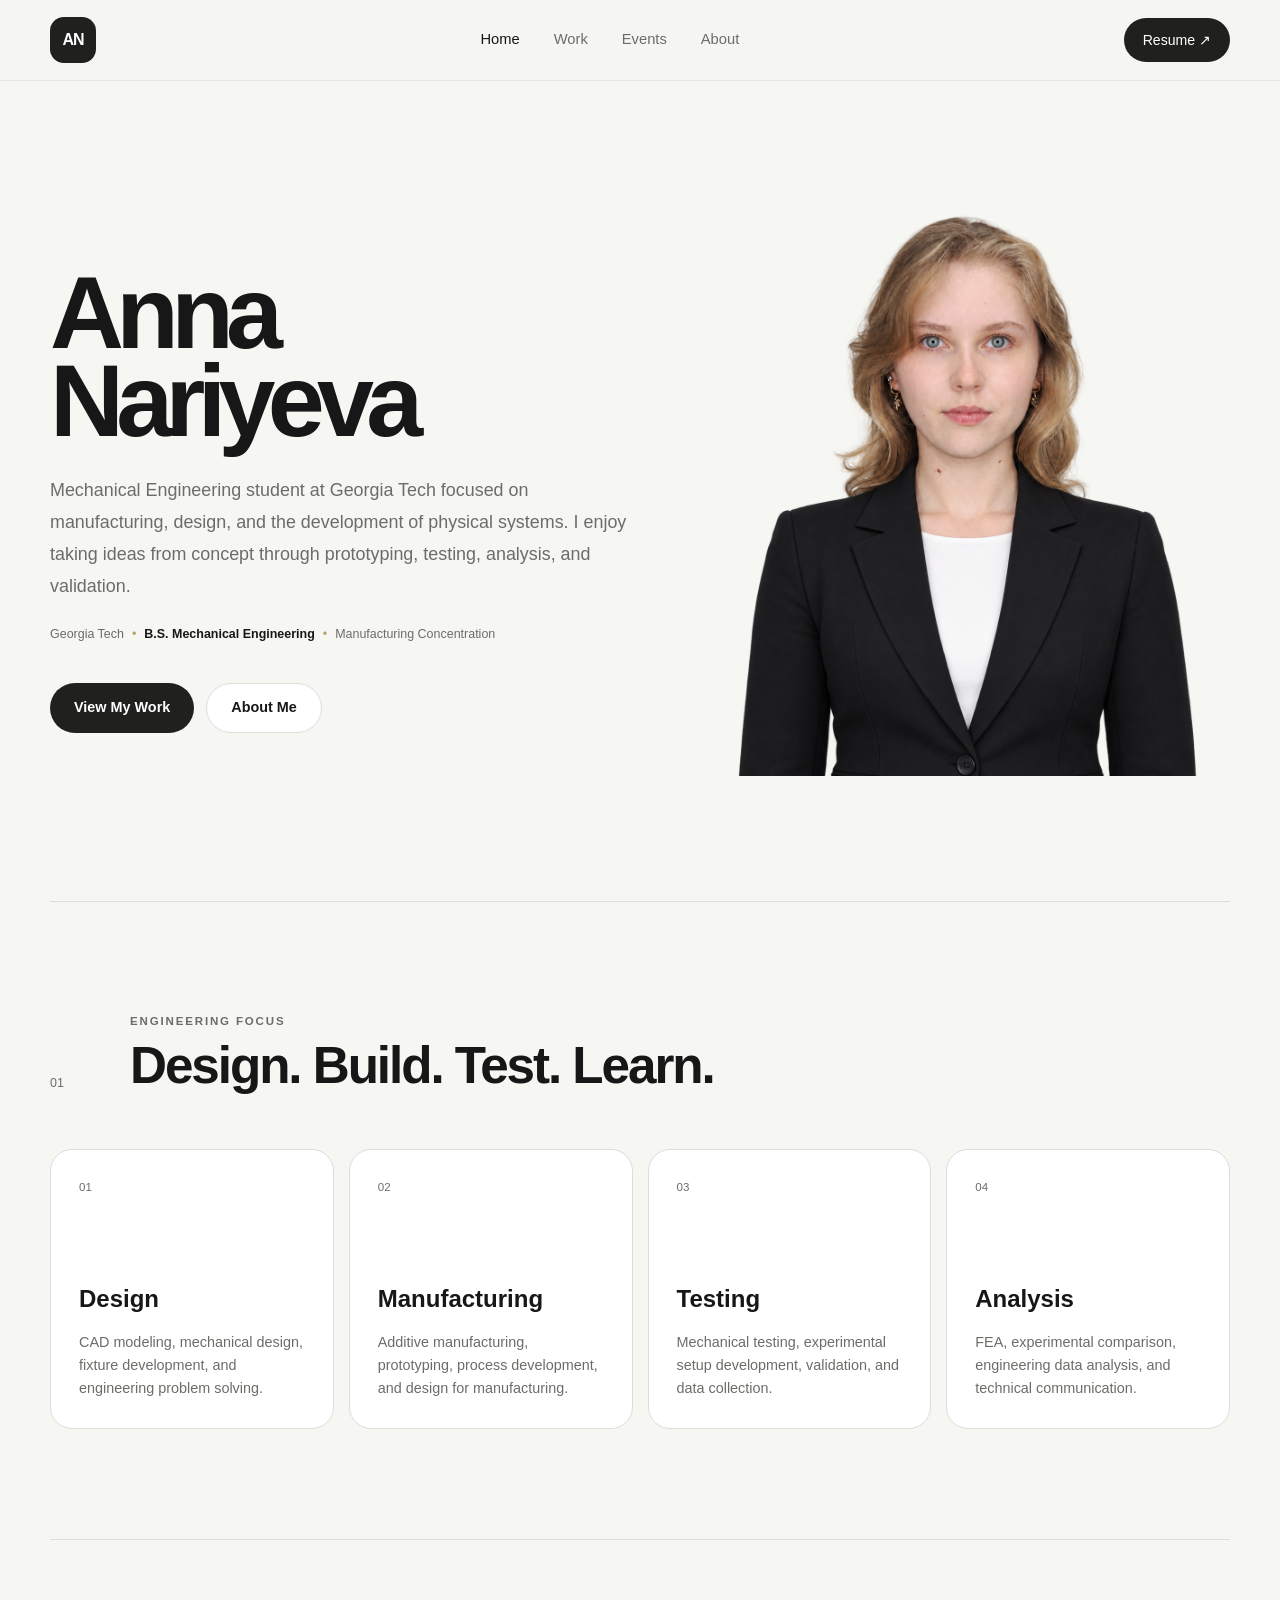
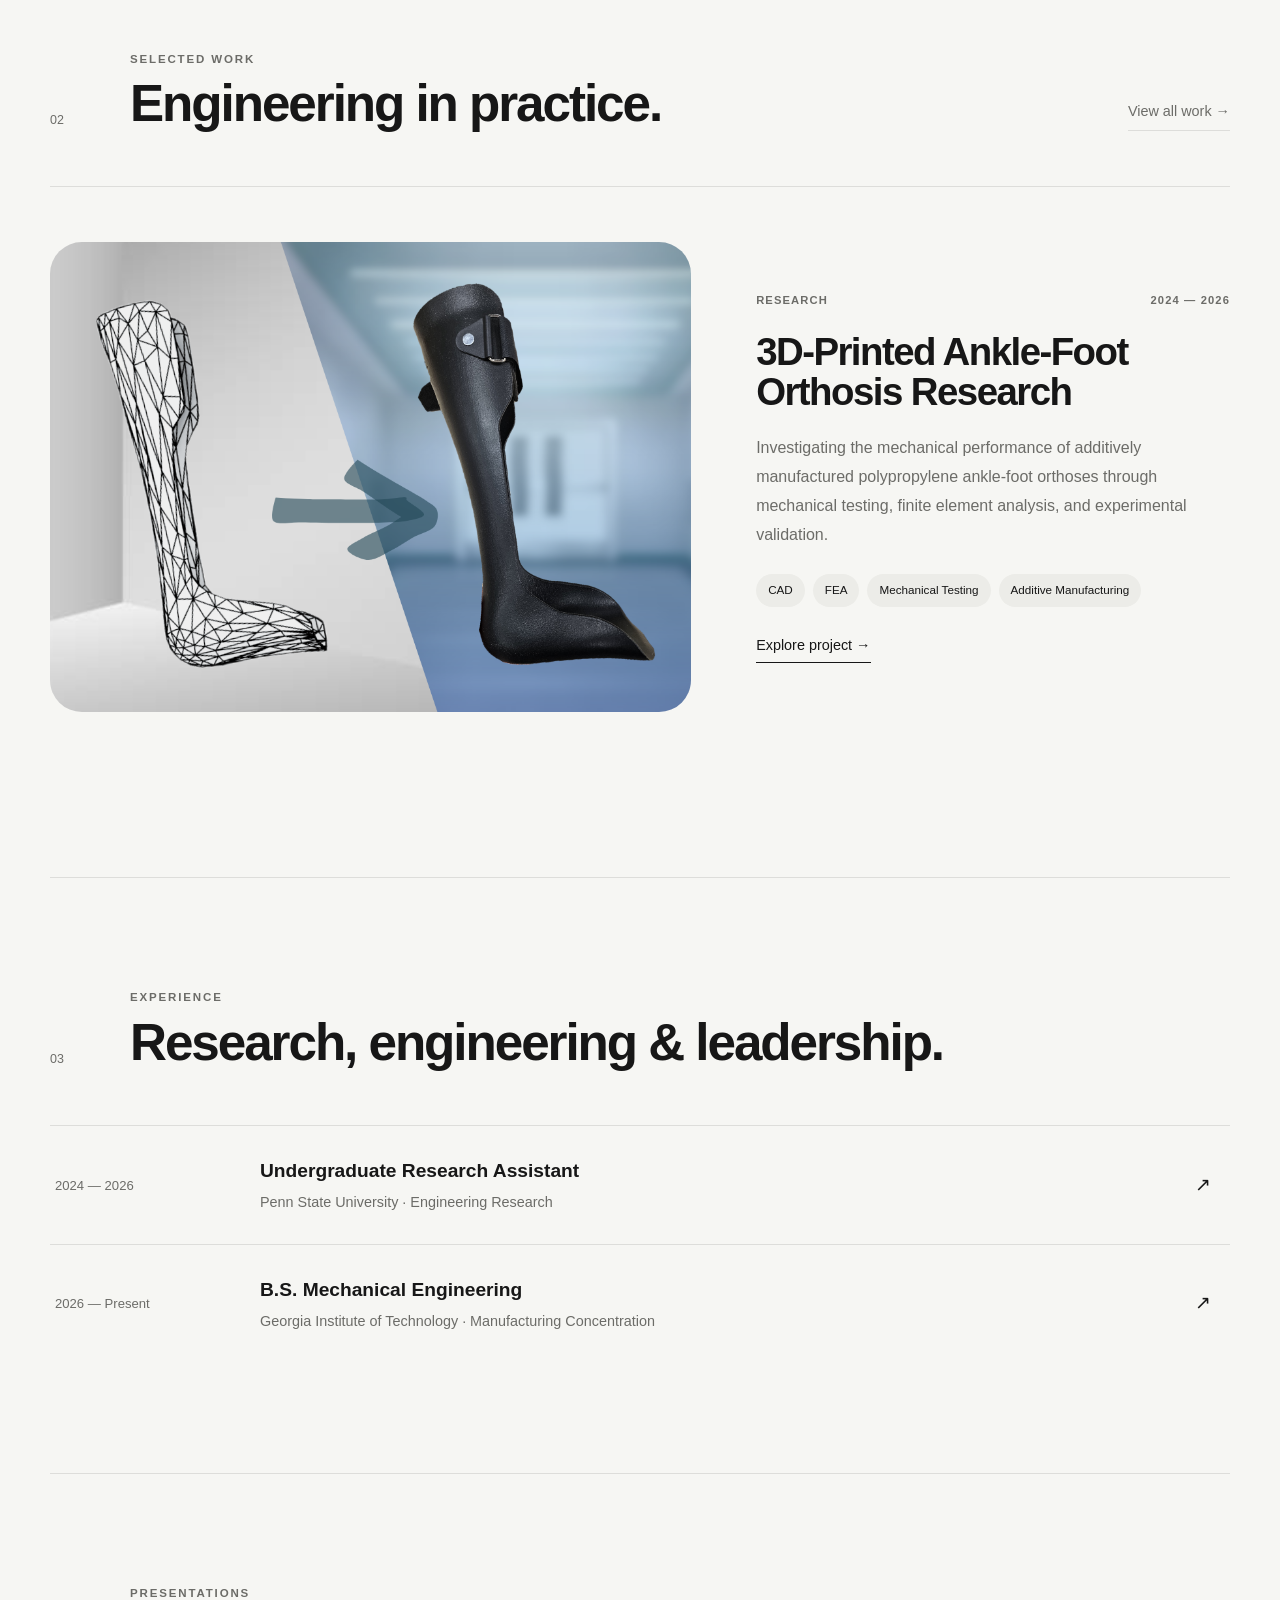
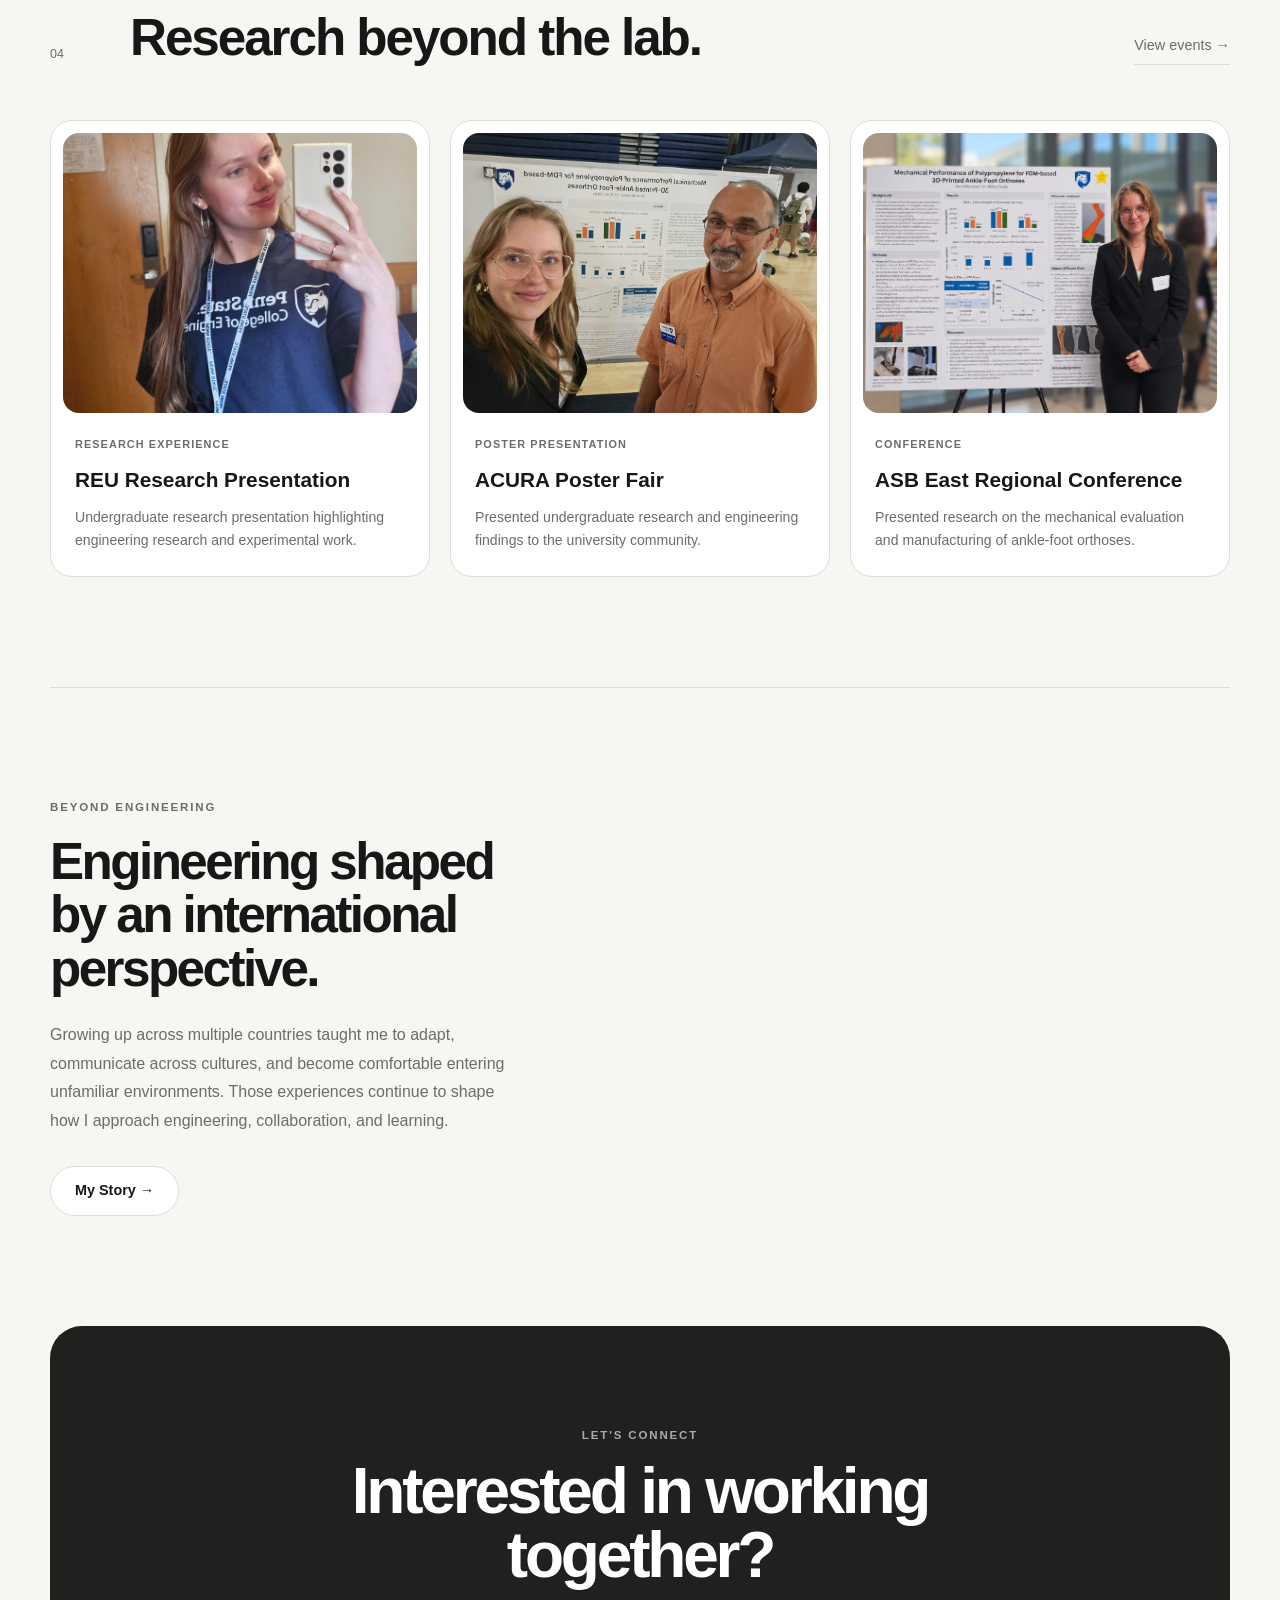
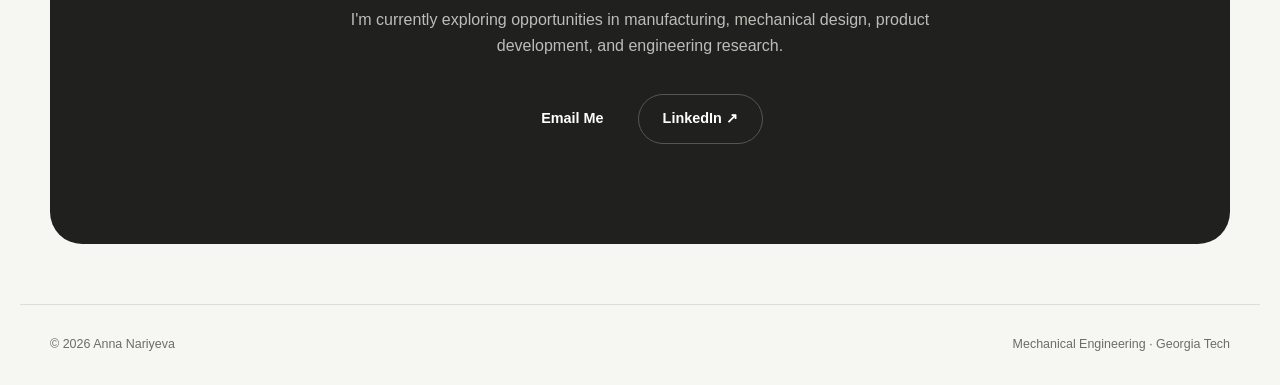
<file: index.html>
<!DOCTYPE html>
<html lang="en">

<head>
    <meta charset="UTF-8">
    <meta name="viewport" content="width=device-width, initial-scale=1.0">

    <title>Anna Nariyeva | Mechanical Engineering</title>

    <meta
        name="description"
        content="Engineering portfolio of Anna Nariyeva, a Mechanical Engineering student at Georgia Tech concentrating in Manufacturing."
    >

    <link rel="stylesheet" href="style.css">
</head>

<body>

    <!-- =========================
         NAVIGATION
    ========================== -->

    <header class="site-header">

        <nav class="navbar">

            <a href="index.html" class="logo">
                AN
            </a>

            <div class="nav-links">
                <a href="index.html" class="active">Home</a>
                <a href="work.html">Work</a>
                <a href="events.html">Events</a>
                <a href="about.html">About</a>
            </div>

            <a
                href="Anna_Nariyeva_resume2026_printed.pdf"
                class="nav-button"
                target="_blank"
                rel="noopener noreferrer"
            >
                Resume ↗
            </a>

        </nav>

    </header>


    <main>


        <!-- =========================
             HERO
        ========================== -->

        <section class="hero">

            <div class="hero-content">

                <h1>
                    Anna<br>
                    Nariyeva
                </h1>

                <p class="hero-description">
                    Mechanical Engineering student at Georgia Tech focused on
                    manufacturing, design, and the development of physical systems.
                    I enjoy taking ideas from concept through prototyping, testing,
                    analysis, and validation.
                </p>
                <div class="hero-credentials">

                    <span>Georgia Tech</span>
                
                    <span class="credential-dot">•</span>
                
                    <strong>B.S. Mechanical Engineering</strong>
                
                    <span class="credential-dot">•</span>
                
                    <span>Manufacturing Concentration</span>
                
                </div>

                <div class="hero-buttons">

                    <a
                        href="work.html"
                        class="button button-primary"
                    >
                        View My Work
                    </a>

                    <a
                        href="about.html"
                        class="button button-secondary"
                    >
                        About Me
                    </a>

                </div>

            </div>


            <!-- IMAGE: thum1.png -->

            <div class="hero-visual">

                <div class="hero-image">

                    <img
                        src="id2.png"
                        alt="Anna Nariyeva"
                    >

                </div>

            </div>

        </section>



        <!-- =========================
             ENGINEERING FOCUS
        ========================== -->

        <section class="focus-section">

            <div class="section-heading">

                <p class="section-number">01</p>

                <div>

                    <p class="eyebrow">
                        ENGINEERING FOCUS
                    </p>

                    <h2>
                        Design. Build. Test. Learn.
                    </h2>

                </div>

            </div>


            <div class="focus-grid">


                <div class="focus-card">

                    <span class="card-number">01</span>

                    <h3>Design</h3>

                    <p>
                        CAD modeling, mechanical design, fixture development,
                        and engineering problem solving.
                    </p>

                </div>


                <div class="focus-card">

                    <span class="card-number">02</span>

                    <h3>Manufacturing</h3>

                    <p>
                        Additive manufacturing, prototyping, process development,
                        and design for manufacturing.
                    </p>

                </div>


                <div class="focus-card">

                    <span class="card-number">03</span>

                    <h3>Testing</h3>

                    <p>
                        Mechanical testing, experimental setup development,
                        validation, and data collection.
                    </p>

                </div>


                <div class="focus-card">

                    <span class="card-number">04</span>

                    <h3>Analysis</h3>

                    <p>
                        FEA, experimental comparison, engineering data analysis,
                        and technical communication.
                    </p>

                </div>


            </div>

        </section>



        <!-- =========================
             SELECTED WORK
        ========================== -->

        <section class="work-section" id="work">

            <div class="section-heading">

                <p class="section-number">02</p>

                <div>

                    <p class="eyebrow">
                        SELECTED WORK
                    </p>

                    <h2>
                        Engineering in practice.
                    </h2>

                </div>


                <a
                    href="work.html"
                    class="section-link"
                >
                    View all work →
                </a>

            </div>



            <!-- =========================
                 PROJECT 1
                 IMAGE: thum1.png
            ========================== -->

            <article class="project-card">

                <div class="project-image">

                    <img
                        src="thum2.png"
                        alt="3D printed ankle-foot orthosis research project"
                    >

                </div>


                <div class="project-info">

                    <div class="project-meta">

                        <span>RESEARCH</span>

                        <span>2024 — 2026</span>

                    </div>


                    <h3>
                        3D-Printed Ankle-Foot Orthosis Research
                    </h3>


                    <p>
                        Investigating the mechanical performance of additively
                        manufactured polypropylene ankle-foot orthoses through
                        mechanical testing, finite element analysis, and
                        experimental validation.
                    </p>


                    <div class="tags">

                        <span>CAD</span>

                        <span>FEA</span>

                        <span>Mechanical Testing</span>

                        <span>Additive Manufacturing</span>

                    </div>


                    <a
                        href="work.html"
                        class="project-link"
                    >
                        Explore project →
                    </a>

                </div>

            </article>

        </section>



        <!-- =========================
             EXPERIENCE
        ========================== -->

        <section class="experience-section">

            <div class="section-heading">

                <p class="section-number">03</p>

                <div>

                    <p class="eyebrow">
                        EXPERIENCE
                    </p>

                    <h2>
                        Research, engineering & leadership.
                    </h2>

                </div>

            </div>


            <div class="experience-list">


                <div class="experience-row">

                    <span class="experience-year">
                        2024 — 2026
                    </span>

                    <div>

                        <h3>
                            Undergraduate Research Assistant
                        </h3>

                        <p>
                            Penn State University · Engineering Research
                        </p>

                    </div>

                    <span class="experience-arrow">
                        ↗
                    </span>

                </div>



                <div class="experience-row">

                    <span class="experience-year">
                        2026 — Present
                    </span>

                    <div>

                        <h3>
                            B.S. Mechanical Engineering
                        </h3>

                        <p>
                            Georgia Institute of Technology · Manufacturing
                            Concentration
                        </p>

                    </div>

                    <span class="experience-arrow">
                        ↗
                    </span>

                </div>


            </div>

        </section>



        <!-- =========================
             EVENTS PREVIEW
        ========================== -->

        <section
            class="events-section"
            id="events"
        >

            <div class="section-heading">

                <p class="section-number">04</p>

                <div>

                    <p class="eyebrow">
                        PRESENTATIONS
                    </p>

                    <h2>
                        Research beyond the lab.
                    </h2>

                </div>


                <a
                    href="events.html"
                    class="section-link"
                >
                    View events →
                </a>

            </div>



            <div class="events-grid">


                <!-- IMAGE: thum4.png -->

                <article class="event-card">

                    <div class="event-image">

                        <img
                            src="thum4.jpg"
                            alt="REU research presentation"
                        >

                    </div>


                    <p class="event-type">
                        RESEARCH EXPERIENCE
                    </p>


                    <h3>
                        REU Research Presentation
                    </h3>


                    <p>
                        Undergraduate research presentation highlighting
                        engineering research and experimental work.
                    </p>

                </article>



                <!-- IMAGE: thum5.png -->

                <article class="event-card">

                    <div class="event-image">

                        <img
                            src="thum5.jpg"
                            alt="ACURA Poster Fair"
                        >

                    </div>


                    <p class="event-type">
                        POSTER PRESENTATION
                    </p>


                    <h3>
                        ACURA Poster Fair
                    </h3>


                    <p>
                        Presented undergraduate research and engineering
                        findings to the university community.
                    </p>

                </article>



                <!-- IMAGE: thum6.png -->

                <article class="event-card">

                    <div class="event-image">

                        <img
                            src="ASB.png"
                            alt="ASB East Regional Conference"
                        >

                    </div>


                    <p class="event-type">
                        CONFERENCE
                    </p>


                    <h3>
                        ASB East Regional Conference
                    </h3>


                    <p>
                        Presented research on the mechanical evaluation and
                        manufacturing of ankle-foot orthoses.
                    </p>

                </article>


            </div>

        </section>



        <!-- =========================
             ABOUT PREVIEW
             IMAGE: thum7.png
        ========================== -->

        <section
            class="about-preview"
            id="about"
        >


            <div class="about-text">

                <p class="eyebrow">
                    BEYOND ENGINEERING
                </p>


                <h2>
                    Engineering shaped by an international perspective.
                </h2>


                <p>
                    Growing up across multiple countries taught me to adapt,
                    communicate across cultures, and become comfortable entering
                    unfamiliar environments. Those experiences continue to shape
                    how I approach engineering, collaboration, and learning.
                </p>


                <a
                    href="about.html"
                    class="button button-secondary"
                >
                    My Story →
                </a>

            </div>



        </section>



        <!-- =========================
             CONTACT
        ========================== -->

        <section class="contact-section">

            <p class="eyebrow">
                LET'S CONNECT
            </p>


            <h2>
                Interested in working together?
            </h2>


            <p>
                I'm currently exploring opportunities in manufacturing,
                mechanical design, product development, and engineering research.
            </p>


            <div class="contact-buttons">

                <a
                    href="mailto:YOUR-EMAIL-HERE"
                    class="button button-primary"
                >
                    Email Me
                </a>


                <a
                    href="https://www.linkedin.com/in/anna-nariyeva/"
                    class="button button-secondary"
                    target="_blank"
                    rel="noopener noreferrer"
                >
                    LinkedIn ↗
                </a>

            </div>

        </section>


    </main>



    <!-- =========================
         FOOTER
    ========================== -->

    <footer>

        <p>
            © 2026 Anna Nariyeva
        </p>

        <p>
            Mechanical Engineering · Georgia Tech
        </p>

    </footer>


</body>
</html>
</file>
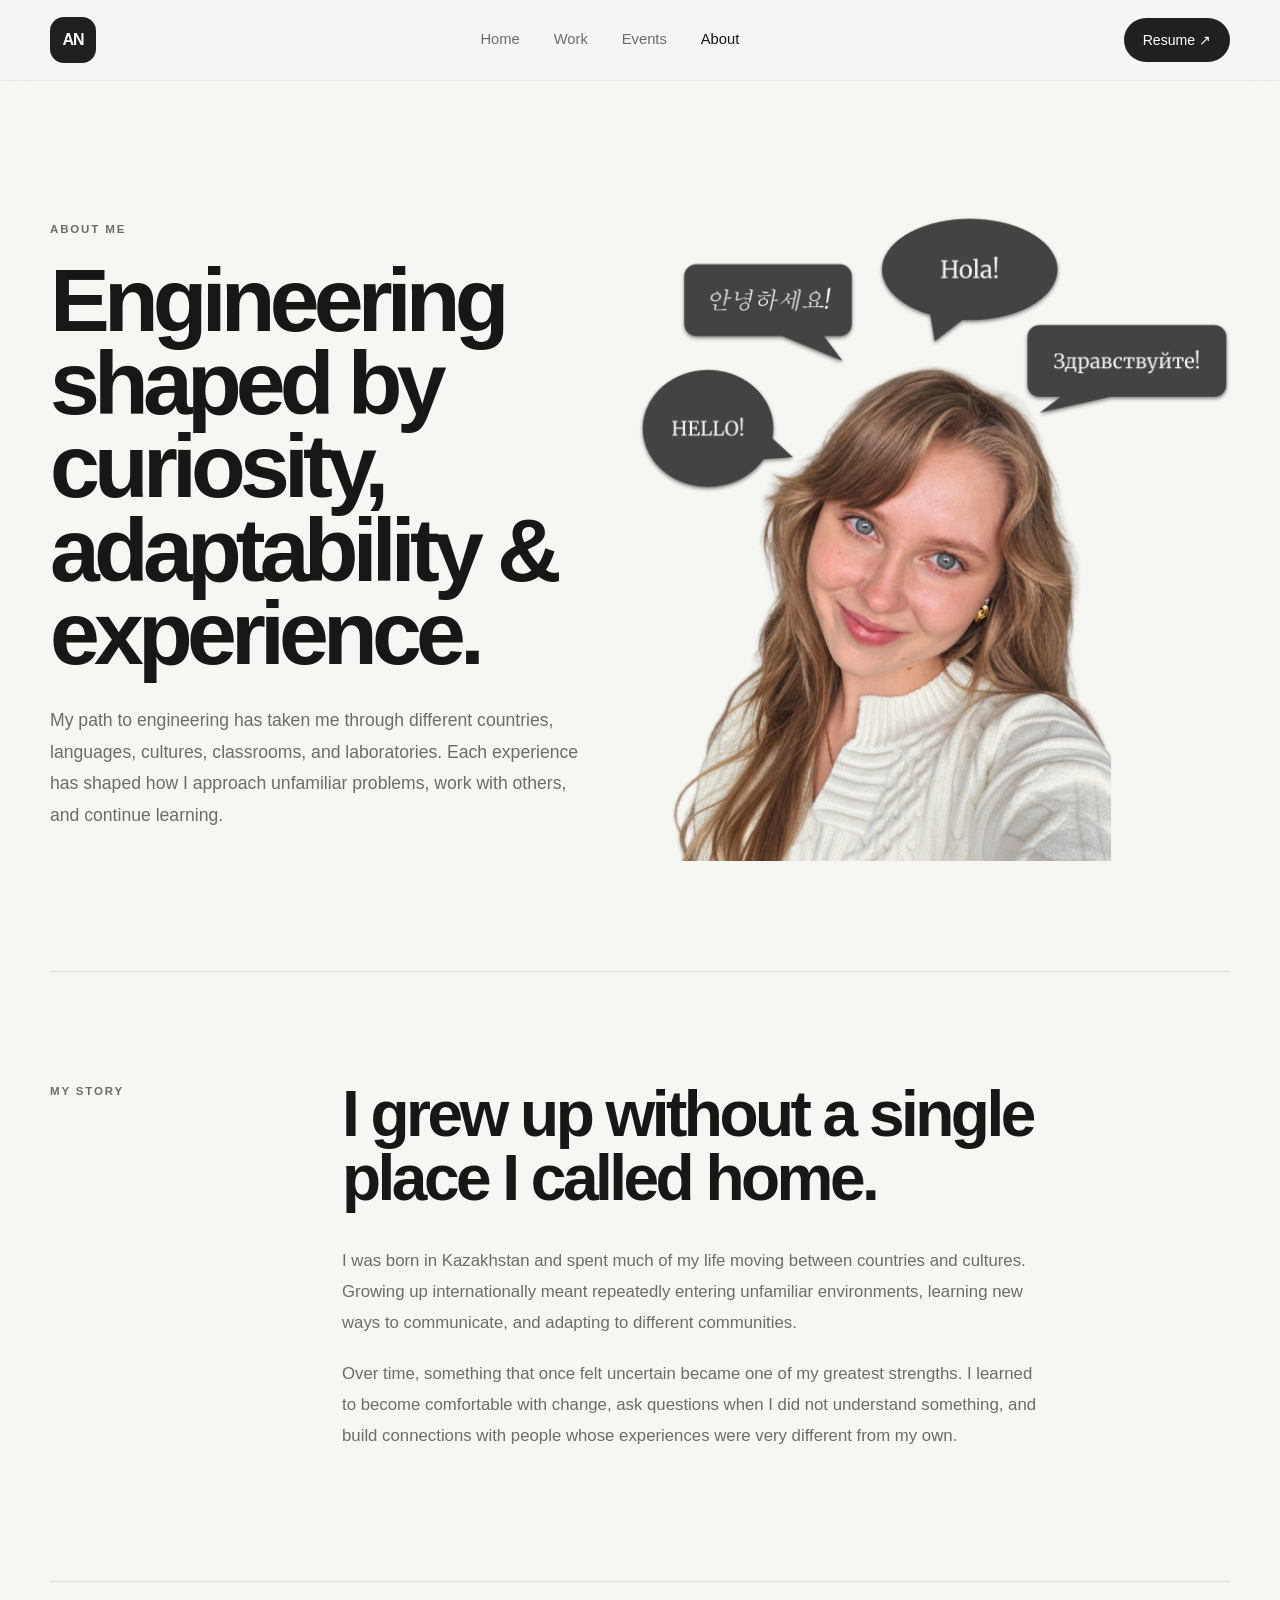
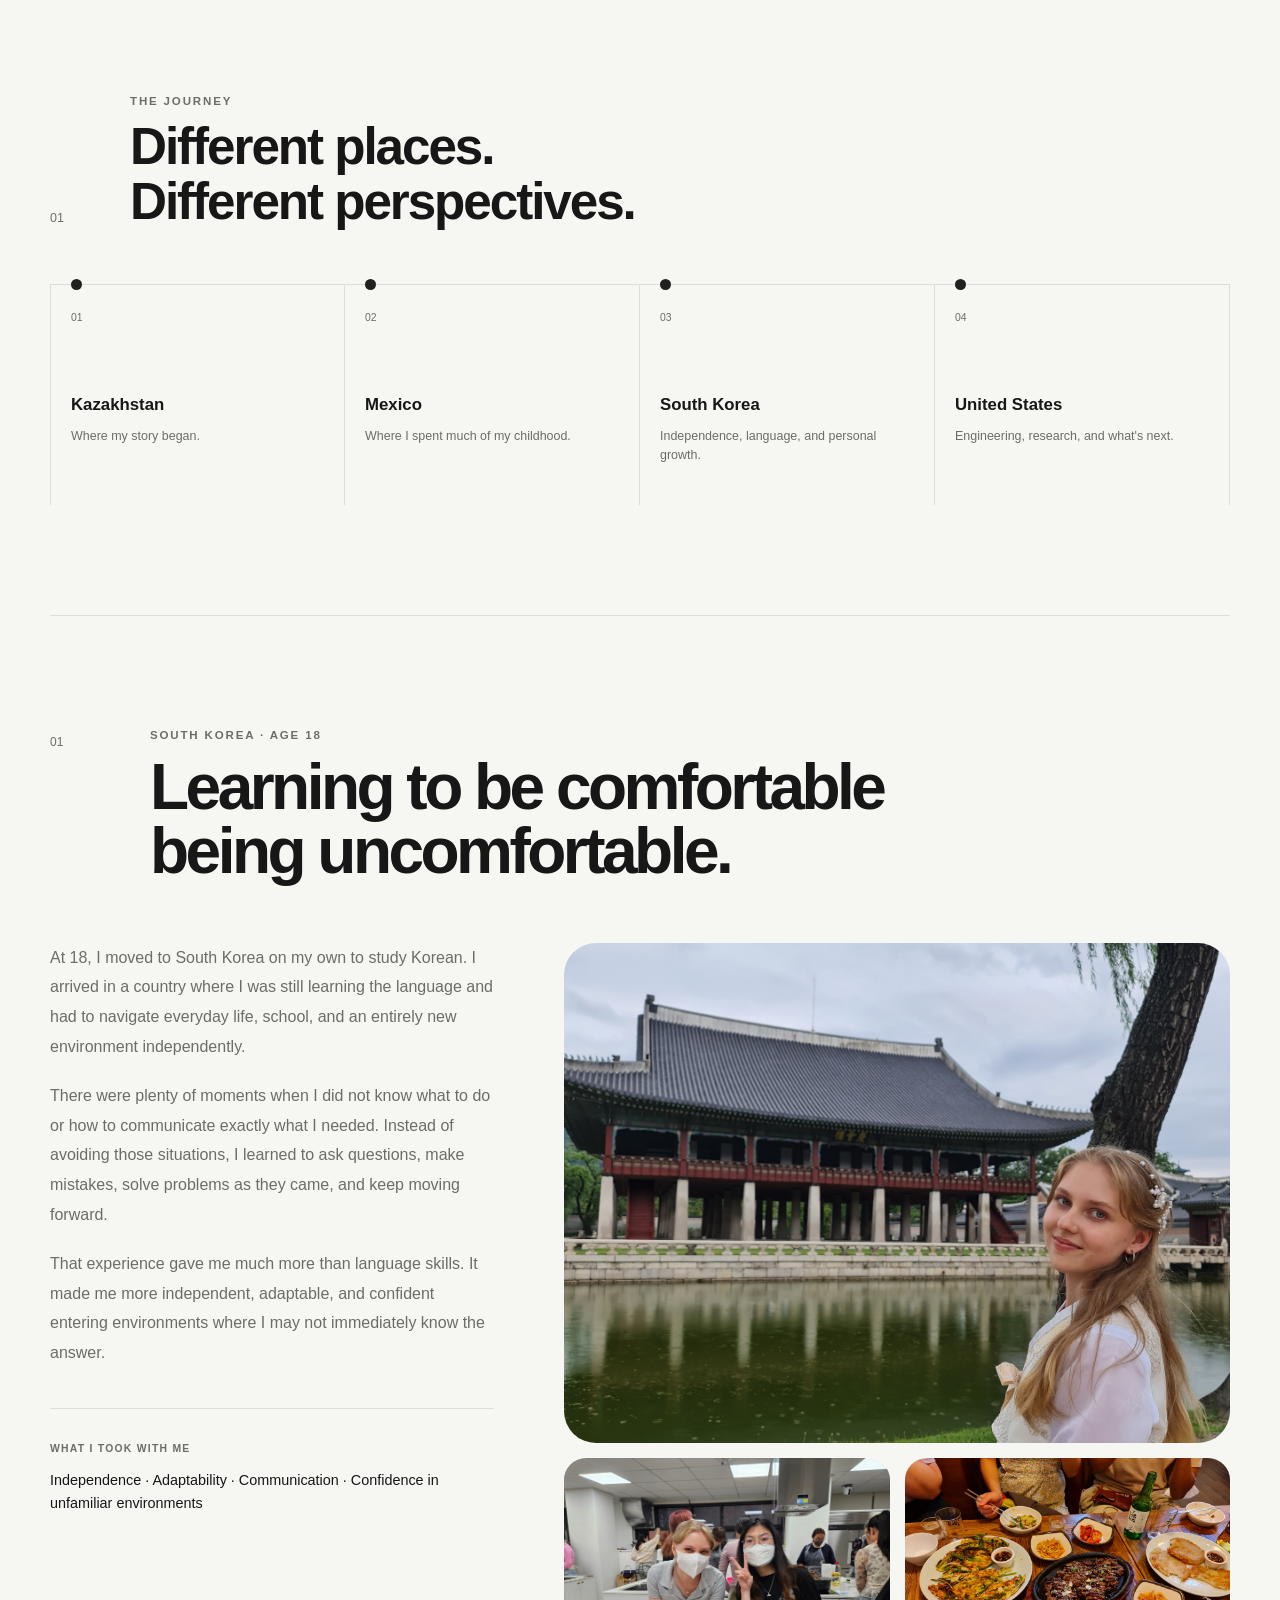
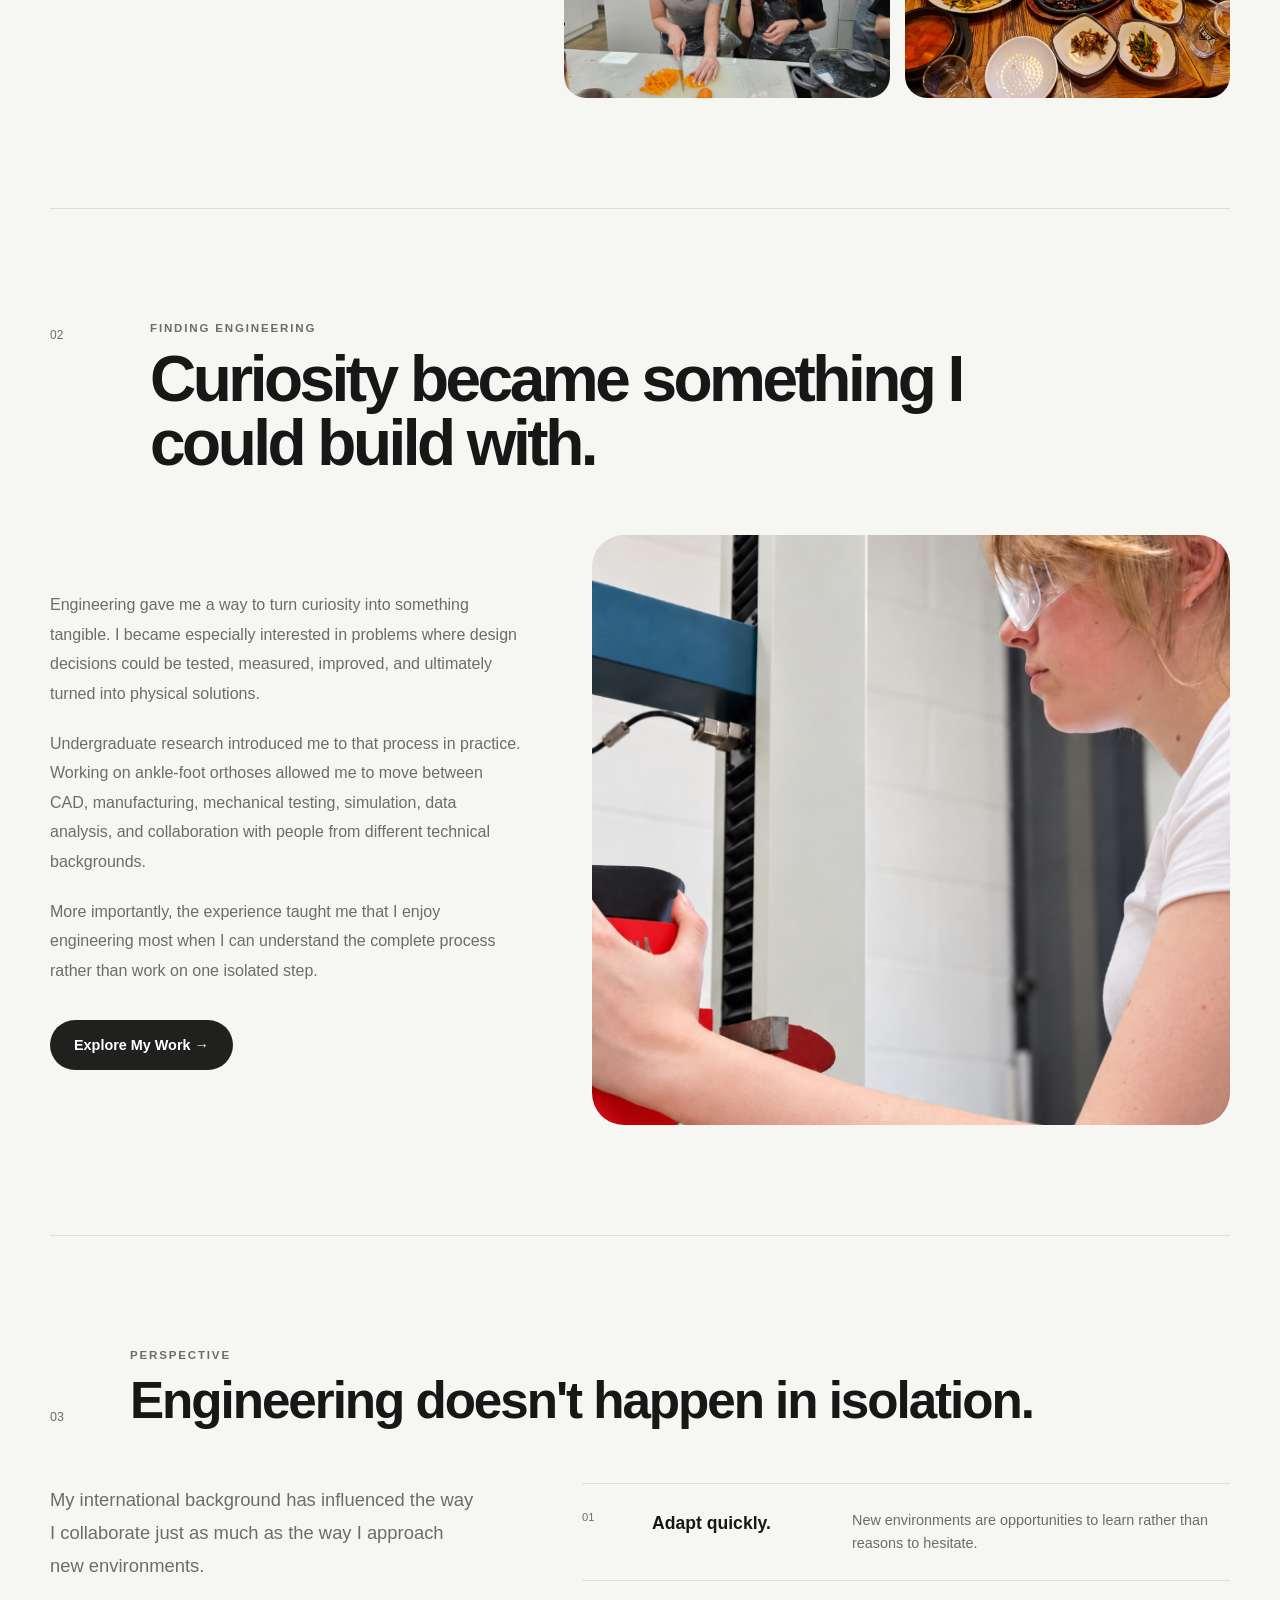
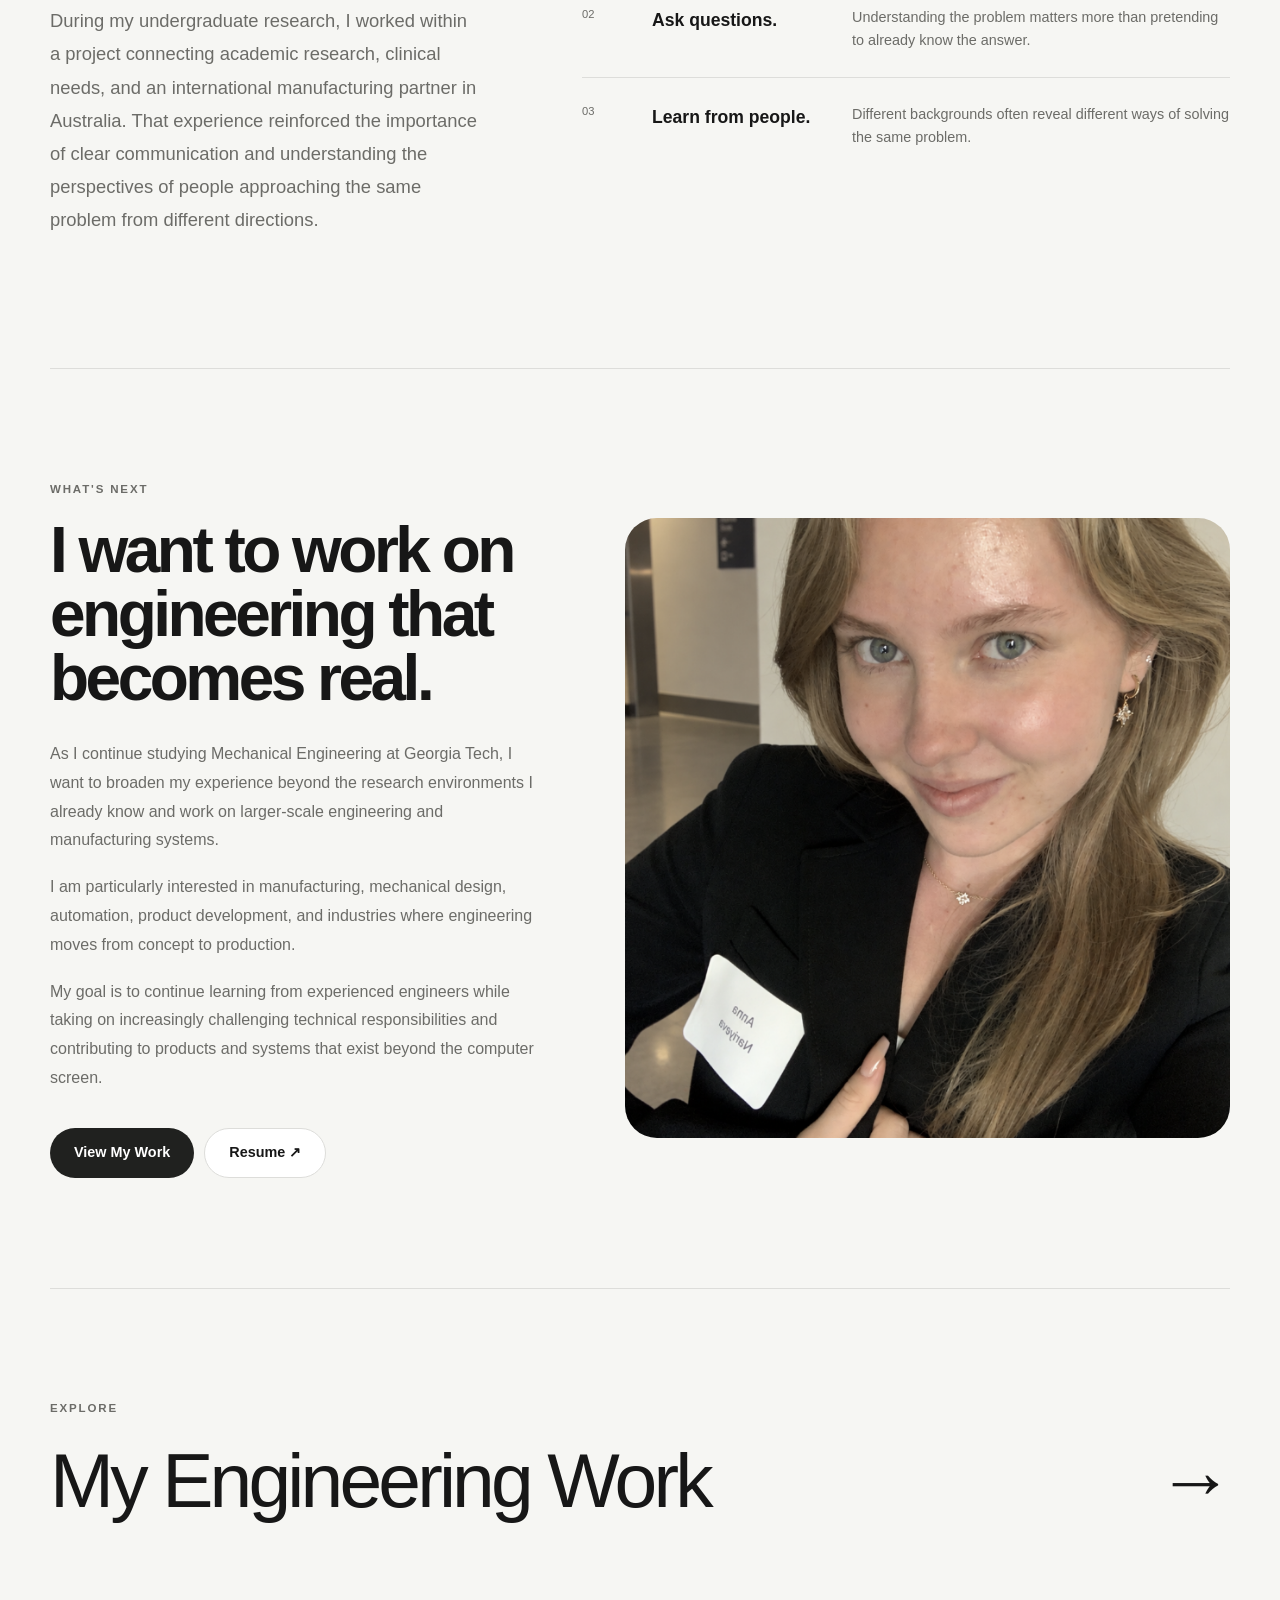
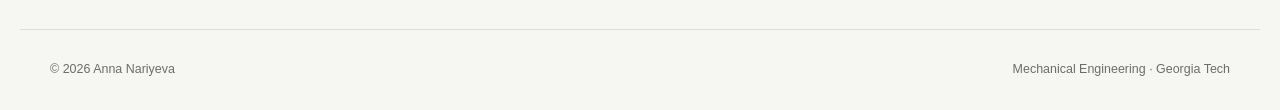
<file: about.html>
<!DOCTYPE html>
<html lang="en">

<head>
    <meta charset="UTF-8">
    <meta name="viewport" content="width=device-width, initial-scale=1.0">

    <title>About | Anna Nariyeva</title>

    <meta
        name="description"
        content="About Anna Nariyeva — Mechanical Engineering student at Georgia Tech, international student, researcher, and aspiring manufacturing engineer."
    >

    <link rel="stylesheet" href="style.css">
</head>

<body>

    <!-- NAVIGATION -->
    <header class="site-header">

        <nav class="navbar">

            <a href="index.html" class="logo">
                AN
            </a>

            <div class="nav-links">
                <a href="index.html">Home</a>
                <a href="work.html">Work</a>
                <a href="events.html">Events</a>
                <a href="about.html" class="active">About</a>
            </div>

            <a
                href="Anna_Nariyeva_resume2026_printed.pdf"
                class="nav-button"
                target="_blank"
                rel="noopener noreferrer"
            >
                Resume ↗
            </a>

        </nav>

    </header>


    <main>


        <!-- =========================
             ABOUT HERO
        ========================== -->

        <section class="about-hero">

            <div class="about-hero-text">

                <p class="eyebrow">
                    ABOUT ME
                </p>

                <h1>
                    Engineering shaped by
                    curiosity, adaptability
                    & experience.
                </h1>

                <p class="about-lead">
                    My path to engineering has taken me through different
                    countries, languages, cultures, classrooms, and laboratories.
                    Each experience has shaped how I approach unfamiliar problems,
                    work with others, and continue learning.
                </p>

            </div>


            <!-- IMAGE: thum22.png -->

            <div class="about-hero-image">

                <img
                    src="aboutimg.png"
                    alt="Anna Nariyeva"
                >

            </div>

        </section>



        <!-- =========================
             INTRODUCTION
        ========================== -->

        <section class="story-intro">

            <div class="story-intro-label">

                <p class="eyebrow">
                    MY STORY
                </p>

            </div>


            <div class="story-intro-content">

                <h2>
                    I grew up without a single place I called home.
                </h2>

                <p>
                    I was born in Kazakhstan and spent much of my life moving
                    between countries and cultures. Growing up internationally
                    meant repeatedly entering unfamiliar environments, learning
                    new ways to communicate, and adapting to different communities.
                </p>

                <p>
                    Over time, something that once felt uncertain became one of
                    my greatest strengths. I learned to become comfortable with
                    change, ask questions when I did not understand something,
                    and build connections with people whose experiences were
                    very different from my own.
                </p>

            </div>

        </section>



        <!-- =========================
             JOURNEY
        ========================== -->

        <section class="journey-section">

            <div class="section-heading">

                <p class="section-number">
                    01
                </p>

                <div>

                    <p class="eyebrow">
                        THE JOURNEY
                    </p>

                    <h2>
                        Different places.<br>
                        Different perspectives.
                    </h2>

                </div>

            </div>


            <div class="journey-line">


                <div class="journey-stop">

                    <span>
                        01
                    </span>

                    <strong>
                        Kazakhstan
                    </strong>

                    <p>
                        Where my story began.
                    </p>

                </div>


                <div class="journey-stop">

                    <span>
                        02
                    </span>

                    <strong>
                        Mexico
                    </strong>

                    <p>
                        Where I spent much of my childhood.
                    </p>

                </div>


                <div class="journey-stop">

                    <span>
                        03
                    </span>

                    <strong>
                        South Korea
                    </strong>

                    <p>
                        Independence, language, and personal growth.
                    </p>

                </div>


                <div class="journey-stop">

                    <span>
                        04
                    </span>

                    <strong>
                        United States
                    </strong>

                    <p>
                        Engineering, research, and what's next.
                    </p>

                </div>


            </div>

        </section>



        <!-- =========================
             KOREA STORY
        ========================== -->

        <section class="personal-story">

            <div class="personal-story-heading">

                <p class="story-number">
                    01
                </p>

                <div>

                    <p class="eyebrow">
                        SOUTH KOREA · AGE 18
                    </p>

                    <h2>
                        Learning to be comfortable
                        being uncomfortable.
                    </h2>

                </div>

            </div>


            <div class="personal-story-grid">


                <div class="story-copy">

                    <p>
                        At 18, I moved to South Korea on my own to study Korean.
                        I arrived in a country where I was still learning the
                        language and had to navigate everyday life, school, and
                        an entirely new environment independently.
                    </p>

                    <p>
                        There were plenty of moments when I did not know what
                        to do or how to communicate exactly what I needed.
                        Instead of avoiding those situations, I learned to ask
                        questions, make mistakes, solve problems as they came,
                        and keep moving forward.
                    </p>

                    <p>
                        That experience gave me much more than language skills.
                        It made me more independent, adaptable, and confident
                        entering environments where I may not immediately know
                        the answer.
                    </p>


                    <div class="story-takeaway">

                        <span>
                            WHAT I TOOK WITH ME
                        </span>

                        <p>
                            Independence · Adaptability · Communication ·
                            Confidence in unfamiliar environments
                        </p>

                    </div>

                </div>


                <div class="story-images">


                    <!-- IMAGE: thum23.png -->

                    <div class="story-image-large">

                        <img
                            src="kor1.jpg"
                            alt="Life in South Korea"
                        >

                    </div>


                    <div class="story-small-images">


                        <!-- IMAGE: thum24.png -->

                        <div class="image-placeholder">

                            <img
                                src="kor2.JPG"
                                alt="South Korea experience"
                            >

                        </div>


                        <!-- IMAGE: thum25.png -->

                        <div class="image-placeholder">

                            <img
                                src="kor3.jpg"
                                alt="South Korea experience"
                            >

                        </div>


                    </div>

                </div>


            </div>

        </section>



        <!-- =========================
             ENGINEERING STORY
        ========================== -->

        <section class="personal-story">

            <div class="personal-story-heading">

                <p class="story-number">
                    02
                </p>

                <div>

                    <p class="eyebrow">
                        FINDING ENGINEERING
                    </p>

                    <h2>
                        Curiosity became something
                        I could build with.
                    </h2>

                </div>

            </div>


            <div class="personal-story-grid engineering-story">


                <div class="story-copy">

                    <p>
                        Engineering gave me a way to turn curiosity into
                        something tangible. I became especially interested in
                        problems where design decisions could be tested,
                        measured, improved, and ultimately turned into physical
                        solutions.
                    </p>

                    <p>
                        Undergraduate research introduced me to that process in
                        practice. Working on ankle-foot orthoses allowed me to
                        move between CAD, manufacturing, mechanical testing,
                        simulation, data analysis, and collaboration with people
                        from different technical backgrounds.
                    </p>

                    <p>
                        More importantly, the experience taught me that I enjoy
                        engineering most when I can understand the complete
                        process rather than work on one isolated step.
                    </p>


                    <a
                        href="work.html"
                        class="button button-primary"
                    >
                        Explore My Work →
                    </a>

                </div>


                <!-- IMAGE: thum26.png -->

                <div class="story-engineering-image">

                    <img
                        src="lab2.png"
                        alt="Engineering and laboratory work"
                    >

                </div>


            </div>

        </section>



        <!-- =========================
             INTERNATIONAL COLLABORATION
        ========================== -->

        <section class="perspective-section">

            <div class="section-heading">

                <p class="section-number">
                    03
                </p>

                <div>

                    <p class="eyebrow">
                        PERSPECTIVE
                    </p>

                    <h2>
                        Engineering doesn't happen
                        in isolation.
                    </h2>

                </div>

            </div>


            <div class="perspective-grid">


                <div class="perspective-main">

                    <p>
                        My international background has influenced the way I
                        collaborate just as much as the way I approach new
                        environments.
                    </p>

                    <p>
                        During my undergraduate research, I worked within a
                        project connecting academic research, clinical needs,
                        and an international manufacturing partner in Australia.
                        That experience reinforced the importance of clear
                        communication and understanding the perspectives of
                        people approaching the same problem from different
                        directions.
                    </p>

                </div>


                <div class="perspective-points">


                    <div>

                        <span>
                            01
                        </span>

                        <h3>
                            Adapt quickly.
                        </h3>

                        <p>
                            New environments are opportunities to learn rather
                            than reasons to hesitate.
                        </p>

                    </div>


                    <div>

                        <span>
                            02
                        </span>

                        <h3>
                            Ask questions.
                        </h3>

                        <p>
                            Understanding the problem matters more than
                            pretending to already know the answer.
                        </p>

                    </div>


                    <div>

                        <span>
                            03
                        </span>

                        <h3>
                            Learn from people.
                        </h3>

                        <p>
                            Different backgrounds often reveal different ways
                            of solving the same problem.
                        </p>

                    </div>


                </div>

            </div>

        </section>



        <!-- =========================
             FUTURE
        ========================== -->

        <section class="future-section">


            <div class="future-content">

                <p class="eyebrow">
                    WHAT'S NEXT
                </p>

                <h2>
                    I want to work on engineering
                    that becomes real.
                </h2>

                <p>
                    As I continue studying Mechanical Engineering at Georgia
                    Tech, I want to broaden my experience beyond the research
                    environments I already know and work on larger-scale
                    engineering and manufacturing systems.
                </p>

                <p>
                    I am particularly interested in manufacturing, mechanical
                    design, automation, product development, and industries
                    where engineering moves from concept to production.
                </p>

                <p>
                    My goal is to continue learning from experienced engineers
                    while taking on increasingly challenging technical
                    responsibilities and contributing to products and systems
                    that exist beyond the computer screen.
                </p>


                <div class="future-buttons">

                    <a
                        href="work.html"
                        class="button button-primary"
                    >
                        View My Work
                    </a>

                    <a
                        href="Anna_Nariyeva_resume2026_printed.pdf"
                        class="button button-secondary"
                        target="_blank"
                        rel="noopener noreferrer"
                    >
                        Resume ↗
                    </a>

                </div>

            </div>


            <!-- IMAGE: thum27.png -->

            <div class="future-image">

                <img
                    src="prof1.png"
                    alt="Future engineering and manufacturing goals"
                >

            </div>


        </section>



        <!-- =========================
             NEXT
        ========================== -->

        <section class="next-page">

            <p class="eyebrow">
                EXPLORE
            </p>

            <a href="work.html">

                <span>
                    My Engineering Work
                </span>

                <span>
                    →
                </span>

            </a>

        </section>


    </main>



    <!-- =========================
         FOOTER
    ========================== -->

    <footer>

        <p>
            © 2026 Anna Nariyeva
        </p>

        <p>
            Mechanical Engineering · Georgia Tech
        </p>

    </footer>


</body>
</html>
</file>
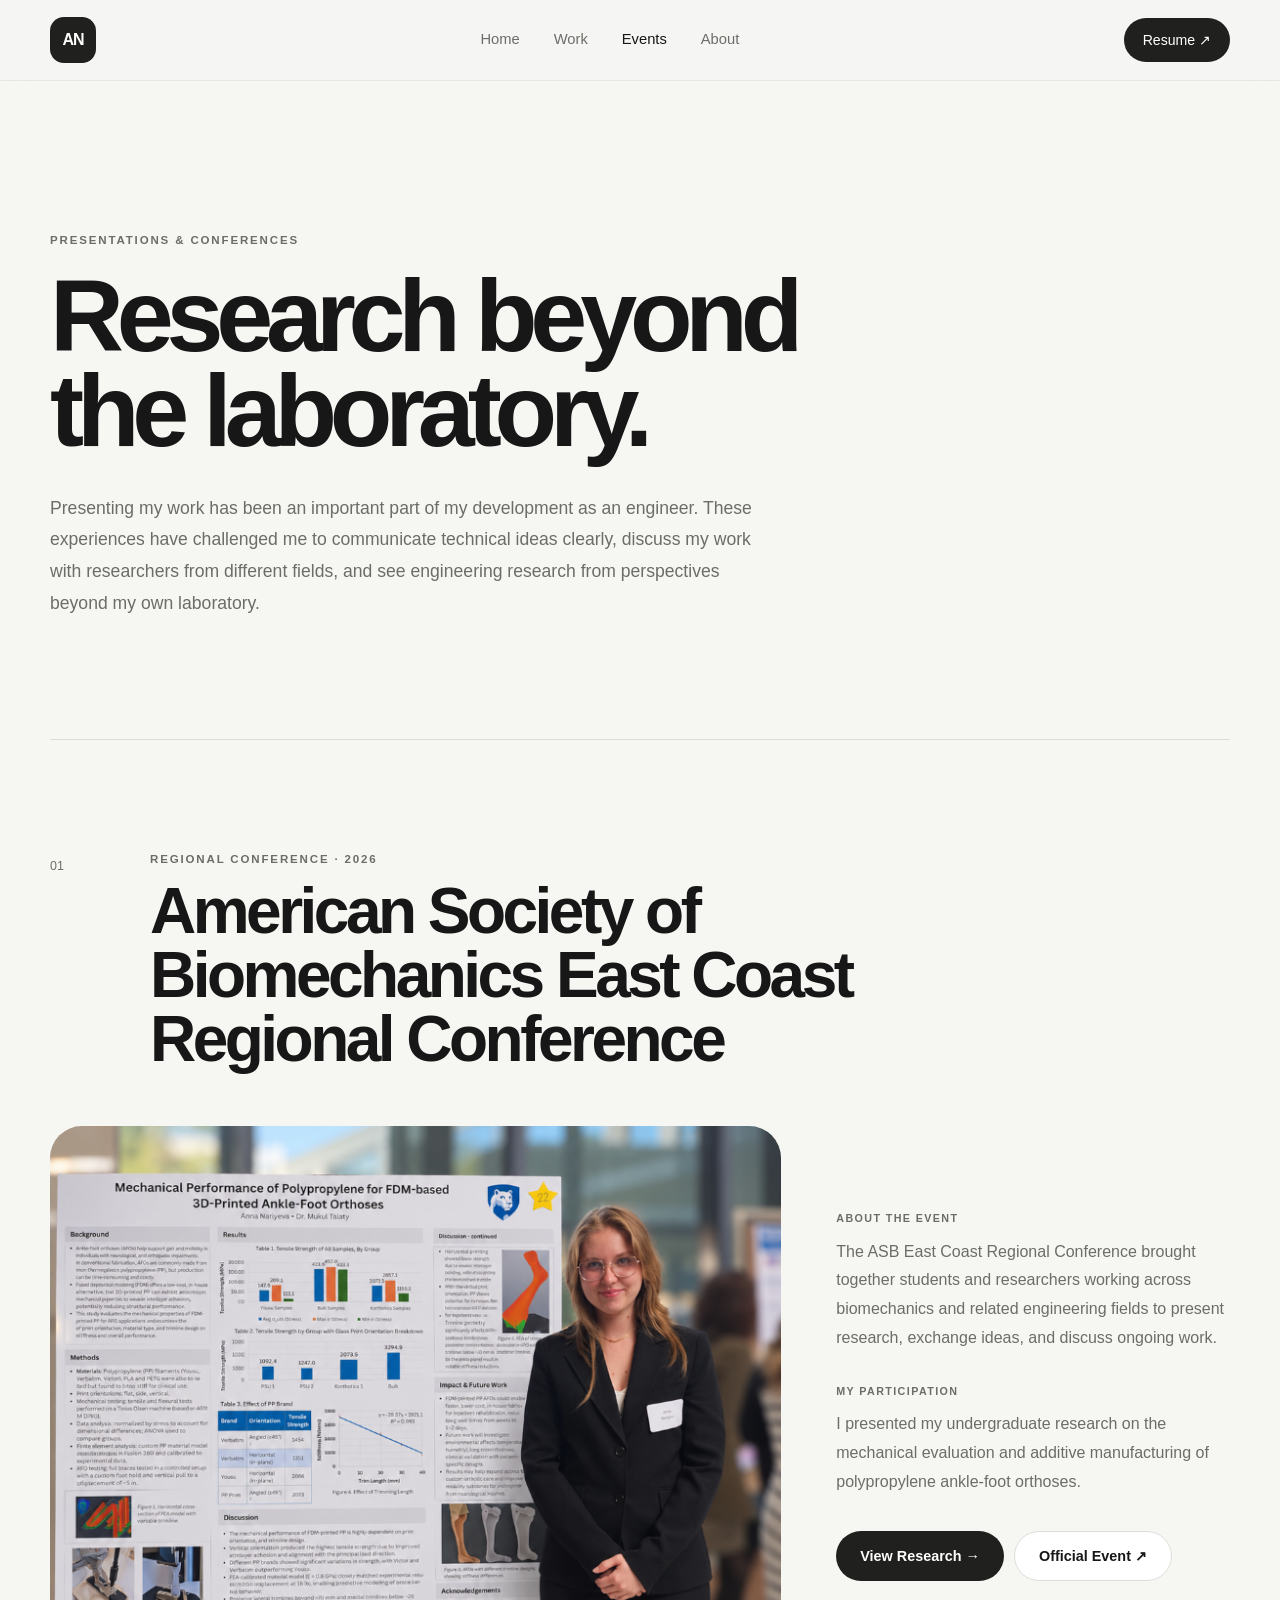
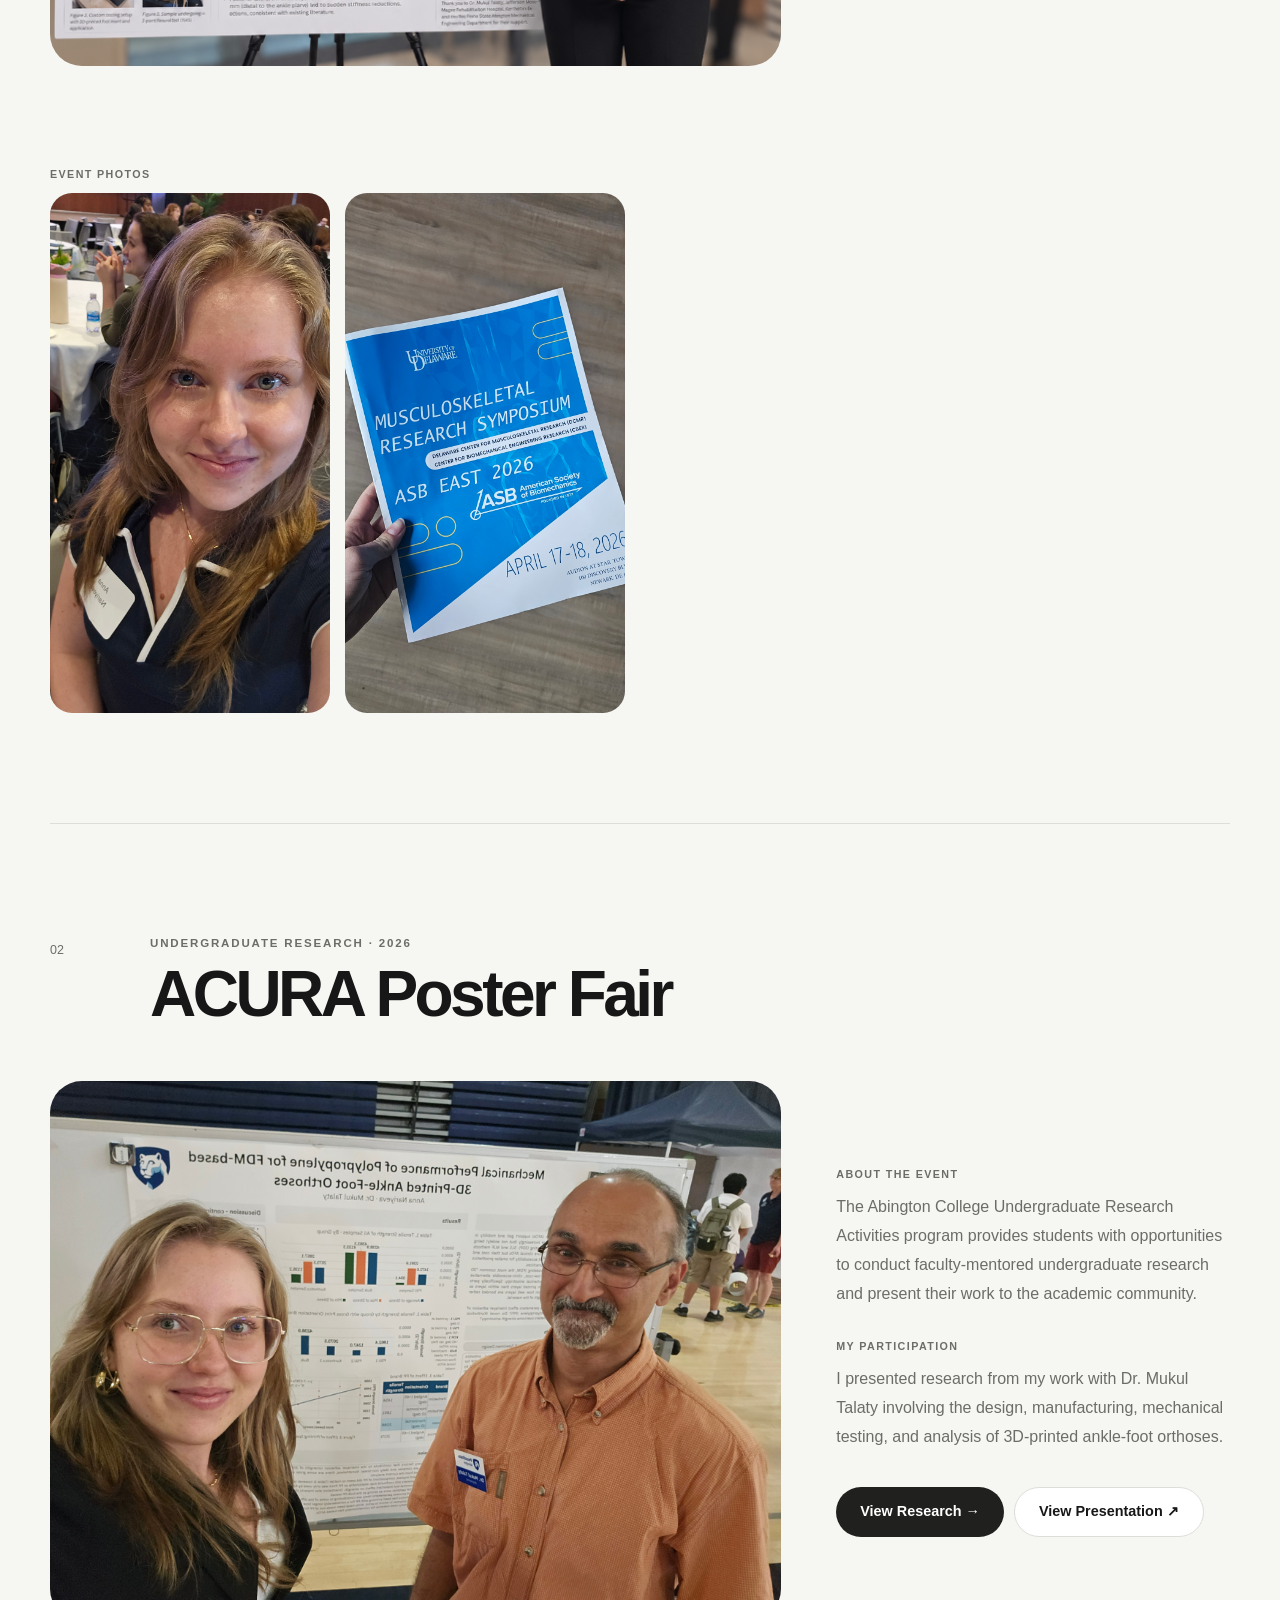
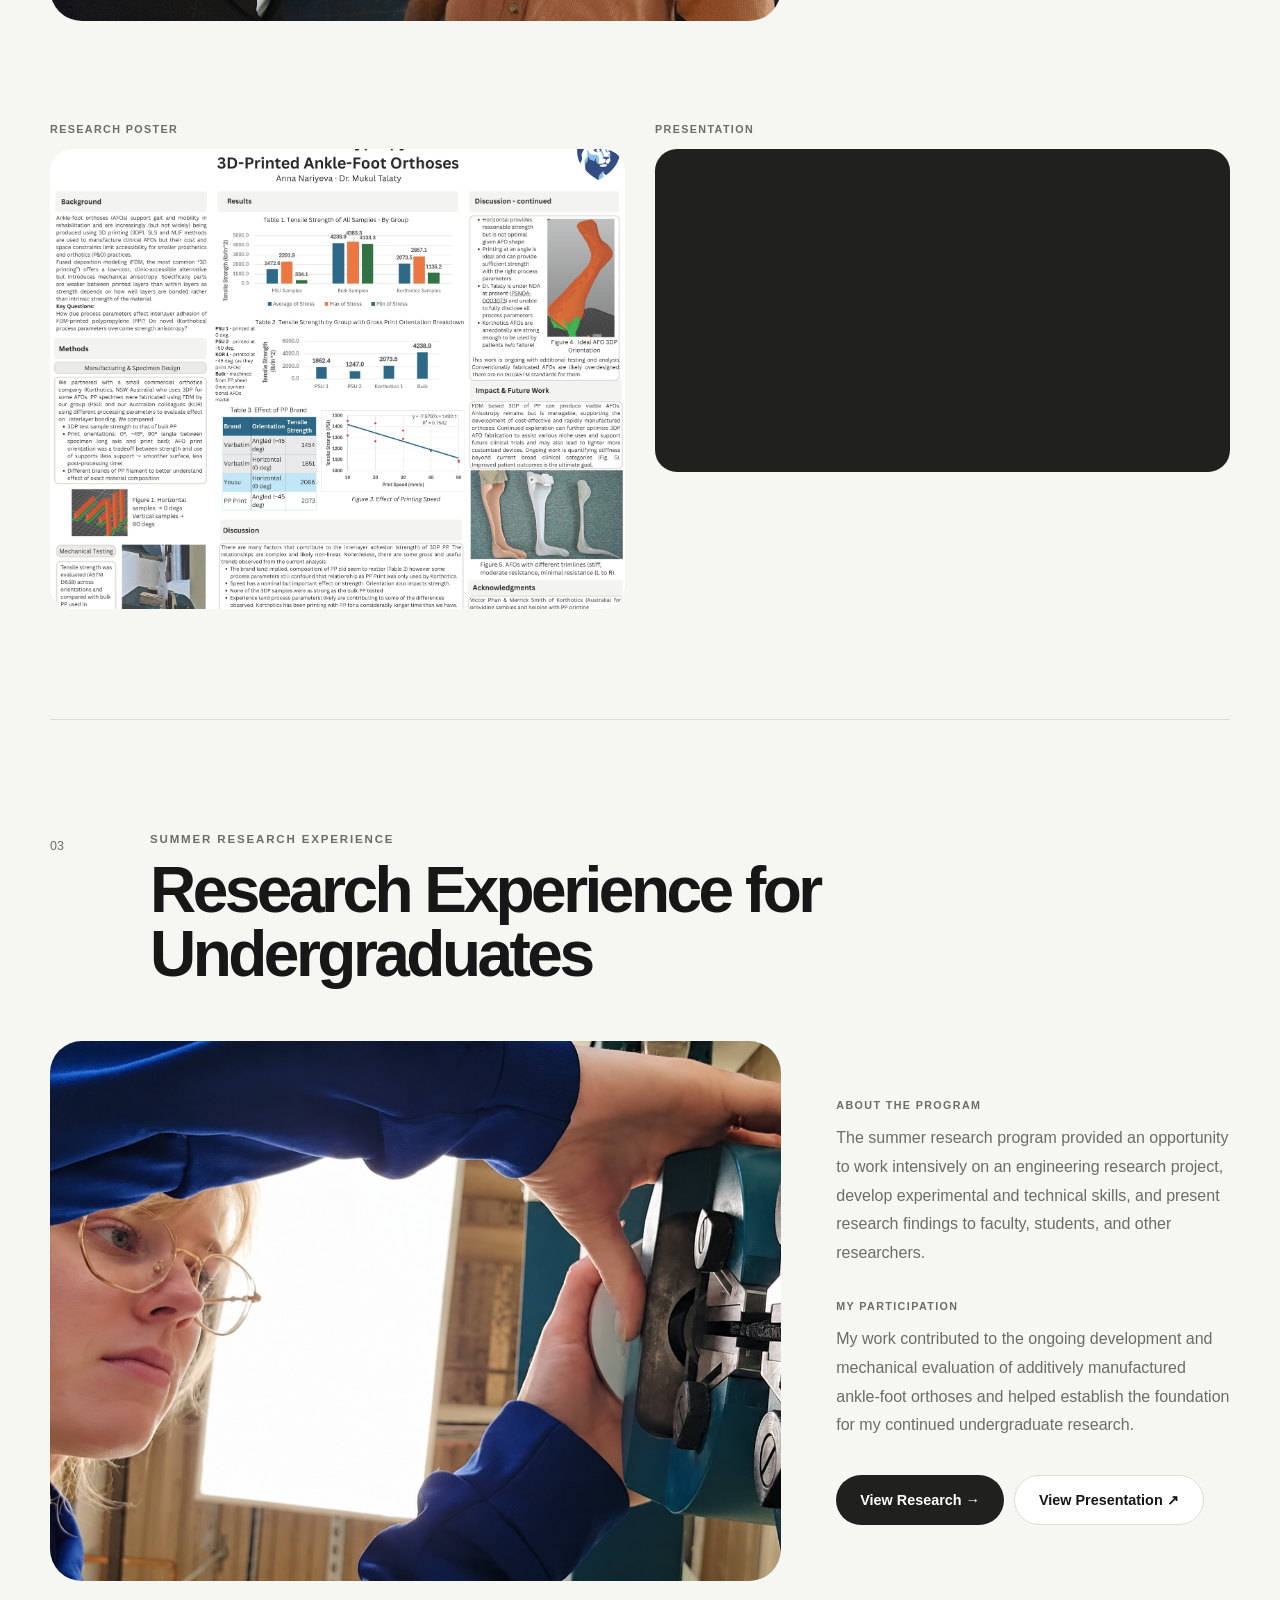
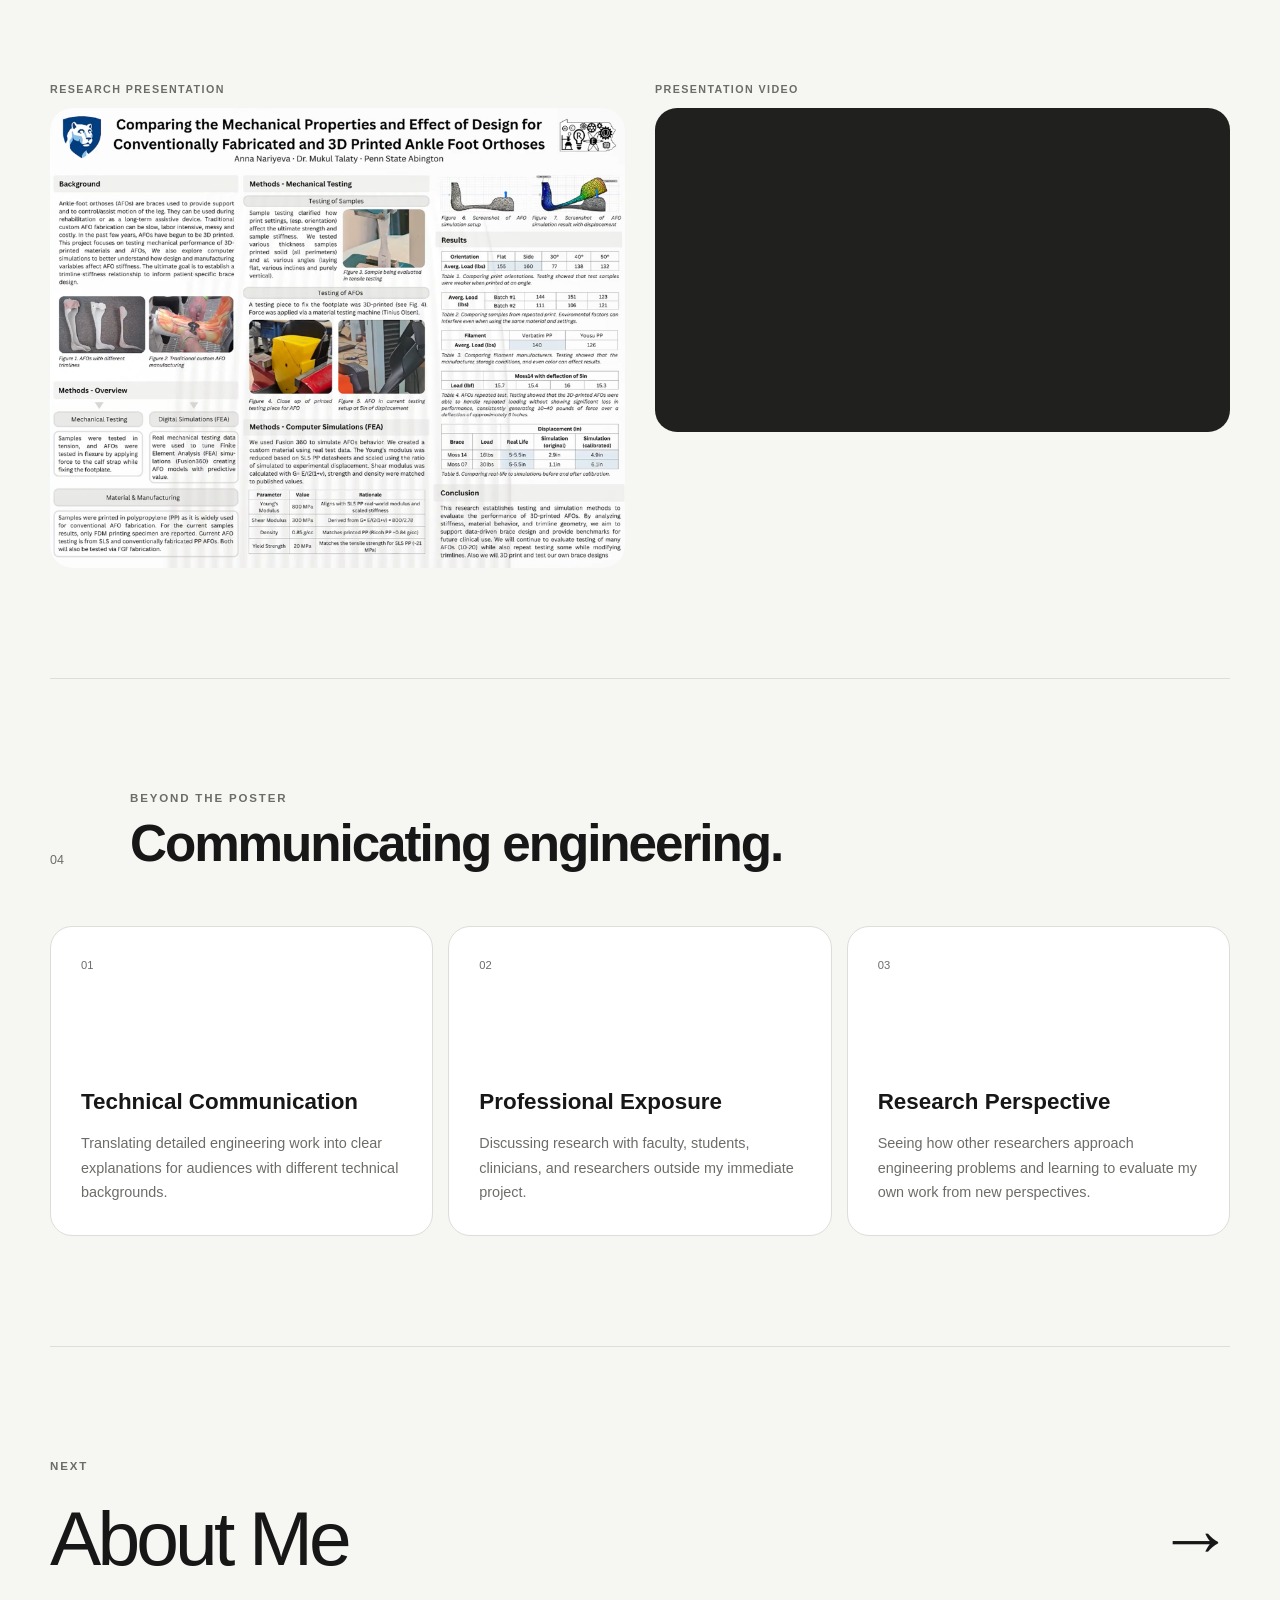
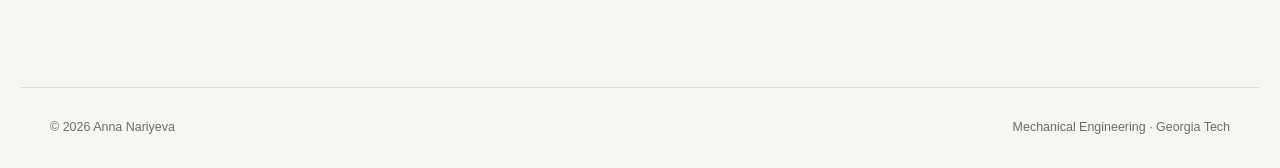
<file: events.html>
<!DOCTYPE html>
<html lang="en">

<head>
    <meta charset="UTF-8">
    <meta name="viewport" content="width=device-width, initial-scale=1.0">

    <title>Presentations & Events | Anna Nariyeva</title>

    <meta
        name="description"
        content="Research presentations, conferences, and academic events attended by Anna Nariyeva."
    >

    <link rel="stylesheet" href="style.css">
</head>


<body>

    <!-- NAVIGATION -->
    <header class="site-header">

        <nav class="navbar">

            <a href="index.html" class="logo">
                AN
            </a>

            <div class="nav-links">

                <a href="index.html">
                    Home
                </a>

                <a href="work.html">
                    Work
                </a>

                <a href="events.html" class="active">
                    Events
                </a>

                <a href="about.html">
                    About
                </a>

            </div>


            <a
                href="Anna_Nariyeva_resume2026_printed.pdf"
                class="nav-button"
                target="_blank"
                rel="noopener noreferrer"
            >
                Resume ↗
            </a>

        </nav>

    </header>


    <main>


        <!-- =========================
             PAGE INTRO
        ========================== -->

        <section class="page-hero">

            <p class="eyebrow">
                PRESENTATIONS & CONFERENCES
            </p>

            <h1>
                Research beyond<br>
                the laboratory.
            </h1>

            <p class="page-intro">
                Presenting my work has been an important part of my development
                as an engineer. These experiences have challenged me to
                communicate technical ideas clearly, discuss my work with
                researchers from different fields, and see engineering research
                from perspectives beyond my own laboratory.
            </p>

        </section>



        <!-- =========================
             EVENT 01 — ASB
        ========================== -->

        <section class="event-feature">

            <div class="event-feature-heading">

                <div class="event-number">
                    01
                </div>

                <div>

                    <p class="eyebrow">
                        REGIONAL CONFERENCE · 2026
                    </p>

                    <h2>
                        American Society of Biomechanics
                        East Coast Regional Conference
                    </h2>

                </div>

            </div>


            <div class="event-hero-grid">


                <!-- IMAGE: thum16.png -->

                <div class="event-large-image">

                    <img
                        src="ASB.png"
                        alt="ASB East Coast Regional Conference"
                    >

                </div>


                <div class="event-overview">

                    <p class="event-label">
                        ABOUT THE EVENT
                    </p>

                    <p>
                        The ASB East Coast Regional Conference brought together
                        students and researchers working across biomechanics and
                        related engineering fields to present research, exchange
                        ideas, and discuss ongoing work.
                    </p>

                    <p class="event-label">
                        MY PARTICIPATION
                    </p>

                    <p>
                        I presented my undergraduate research on the mechanical
                        evaluation and additive manufacturing of polypropylene
                        ankle-foot orthoses.
                    </p>


                    <div class="event-buttons">

                        <a
                            href="work.html"
                            class="button button-primary"
                        >
                            View Research →
                        </a>

                        <a
                            href="#"
                            class="button button-secondary"
                        >
                            Official Event ↗
                        </a>

                    </div>

                </div>

            </div>


            <div class="event-media">


                <!-- ASB EVENT PHOTOS -->

                <div>

                    <p class="event-label">
                        EVENT PHOTOS
                    </p>

                    <div class="event-photo-grid">


                        <!-- IMAGE: thum18.png -->

                        <div class="image-placeholder">

                            <img
                                src="ASB2.jpg"
                                alt="ASB conference photo"
                            >

                        </div>


                        <!-- IMAGE: thum19.png -->

                        <div class="image-placeholder">

                            <img
                                src="ASB3.jpg"
                                alt="ASB conference presentation photo"
                            >

                        </div>


                    </div>

                </div>

            </div>

        </section>



        <!-- =========================
             EVENT 02 — ACURA
        ========================== -->

        <section class="event-feature">

            <div class="event-feature-heading">

                <div class="event-number">
                    02
                </div>

                <div>

                    <p class="eyebrow">
                        UNDERGRADUATE RESEARCH · 2026
                    </p>

                    <h2>
                        ACURA Poster Fair
                    </h2>

                </div>

            </div>


            <div class="event-hero-grid">


                <!-- IMAGE: thum20.png -->

                <div class="event-large-image">

                    <img
                        src="thum5.jpg"
                        alt="ACURA Poster Fair"
                    >

                </div>


                <div class="event-overview">

                    <p class="event-label">
                        ABOUT THE EVENT
                    </p>

                    <p>
                        The Abington College Undergraduate Research Activities
                        program provides students with opportunities to conduct
                        faculty-mentored undergraduate research and present
                        their work to the academic community.
                    </p>

                    <p class="event-label">
                        MY PARTICIPATION
                    </p>

                    <p>
                        I presented research from my work with Dr. Mukul Talaty
                        involving the design, manufacturing, mechanical testing,
                        and analysis of 3D-printed ankle-foot orthoses.
                    </p>


                    <div class="event-buttons">

                        <a
                            href="work.html"
                            class="button button-primary"
                        >
                            View Research →
                        </a>

                        <a
                            href="https://sites.psu.edu/abingtonundergradresearchfair2026/2026/04/06/mechanical-analysis-of-3d-printed-polypropylene-samples-for-layer-adhesion-evaluation/"
                            class="button button-secondary"
                            target="_blank"
                            rel="noopener noreferrer"
                        >
                            View Presentation ↗
                        </a>

                    </div>

                </div>

            </div>


            <div class="event-media">


                <!-- ACURA POSTER -->

                <div>

                    <p class="event-label">
                        RESEARCH POSTER
                    </p>

                    <a
                        href="ACURA_poster.jpg"
                        class="poster-link"
                        target="_blank"
                        rel="noopener noreferrer"
                        title="Open full-size ACURA research poster"
                    >

                        <img
                            src="ACURA_poster.jpg"
                            alt="ACURA 2026 research poster by Anna Nariyeva"
                        >

                    </a>

                </div>



                <!-- ACURA VIDEO -->

                <div>

                    <p class="event-label">
                        PRESENTATION
                    </p>

                    <div class="video-embed">

                        <iframe
                            src="https://www.youtube.com/embed/sYcmgZR-42E"
                            title="ACURA Research Presentation - Anna Nariyeva"
                            allow="accelerometer; autoplay; clipboard-write; encrypted-media; gyroscope; picture-in-picture; web-share"
                            allowfullscreen>
                        </iframe>

                    </div>

                </div>

            </div>

        </section>



        <!-- =========================
             EVENT 03 — REU
        ========================== -->

        <section class="event-feature">

            <div class="event-feature-heading">

                <div class="event-number">
                    03
                </div>

                <div>

                    <p class="eyebrow">
                        SUMMER RESEARCH EXPERIENCE
                    </p>

                    <h2>
                        Research Experience for
                        Undergraduates
                    </h2>

                </div>

            </div>


            <div class="event-hero-grid">


                <!-- IMAGE: thum21.png -->

                <div class="event-large-image">

                    <img
                        src="lab1.png"
                        alt="Research Experience for Undergraduates presentation"
                    >

                </div>


                <div class="event-overview">

                    <p class="event-label">
                        ABOUT THE PROGRAM
                    </p>

                    <p>
                        The summer research program provided an opportunity to
                        work intensively on an engineering research project,
                        develop experimental and technical skills, and present
                        research findings to faculty, students, and other
                        researchers.
                    </p>


                    <p class="event-label">
                        MY PARTICIPATION
                    </p>

                    <p>
                        My work contributed to the ongoing development and
                        mechanical evaluation of additively manufactured
                        ankle-foot orthoses and helped establish the foundation
                        for my continued undergraduate research.
                    </p>


                    <div class="event-buttons">

                        <a
                            href="work.html"
                            class="button button-primary"
                        >
                            View Research →
                        </a>

                        <a
                            href="https://psu.mediaspace.kaltura.com/media/Comparing+the+Mechanical+Properties+and+Effect+of+Design+for+Conventionally+Fabricated+and+3D+Printed+Ankle+Foot+Orthoses/1_sbayy0d7/381609352"
                            class="button button-secondary"
                            target="_blank"
                            rel="noopener noreferrer"
                        >
                            View Presentation ↗
                        </a>

                    </div>

                </div>

            </div>


            <div class="event-media">


                <!-- REU POSTER -->

                <div>

                    <p class="event-label">
                        RESEARCH PRESENTATION
                    </p>

                    <a
                        href="REU_poster.png"
                        class="poster-link"
                        target="_blank"
                        rel="noopener noreferrer"
                        title="Open full-size REU research poster"
                    >

                        <img
                            src="REU_poster.png"
                            alt="REU 2025 research poster by Anna Nariyeva"
                        >

                    </a>

                </div>



                <!-- REU VIDEO -->

                <div>

                    <p class="event-label">
                        PRESENTATION VIDEO
                    </p>

                    <div class="video-embed">

                        <iframe
                            src="https://www.youtube.com/embed/hazdvlGrGLw"
                            title="REU Research Presentation - Anna Nariyeva"
                            allow="accelerometer; autoplay; clipboard-write; encrypted-media; gyroscope; picture-in-picture; web-share"
                            allowfullscreen>
                        </iframe>

                    </div>

                </div>

            </div>

        </section>



        <!-- =========================
             WHAT I GAINED
        ========================== -->

        <section class="presentation-growth">

            <div class="section-heading">

                <p class="section-number">
                    04
                </p>

                <div>

                    <p class="eyebrow">
                        BEYOND THE POSTER
                    </p>

                    <h2>
                        Communicating engineering.
                    </h2>

                </div>

            </div>


            <div class="growth-grid">


                <div class="growth-card">

                    <span>
                        01
                    </span>

                    <h3>
                        Technical Communication
                    </h3>

                    <p>
                        Translating detailed engineering work into clear
                        explanations for audiences with different technical
                        backgrounds.
                    </p>

                </div>


                <div class="growth-card">

                    <span>
                        02
                    </span>

                    <h3>
                        Professional Exposure
                    </h3>

                    <p>
                        Discussing research with faculty, students, clinicians,
                        and researchers outside my immediate project.
                    </p>

                </div>


                <div class="growth-card">

                    <span>
                        03
                    </span>

                    <h3>
                        Research Perspective
                    </h3>

                    <p>
                        Seeing how other researchers approach engineering
                        problems and learning to evaluate my own work from
                        new perspectives.
                    </p>

                </div>


            </div>

        </section>



        <!-- =========================
             NEXT PAGE
        ========================== -->

        <section class="next-page">

            <p class="eyebrow">
                NEXT
            </p>

            <a href="about.html">

                <span>
                    About Me
                </span>

                <span>
                    →
                </span>

            </a>

        </section>


    </main>



    <!-- =========================
         FOOTER
    ========================== -->

    <footer>

        <p>
            © 2026 Anna Nariyeva
        </p>

        <p>
            Mechanical Engineering · Georgia Tech
        </p>

    </footer>


</body>
</html>
</file>
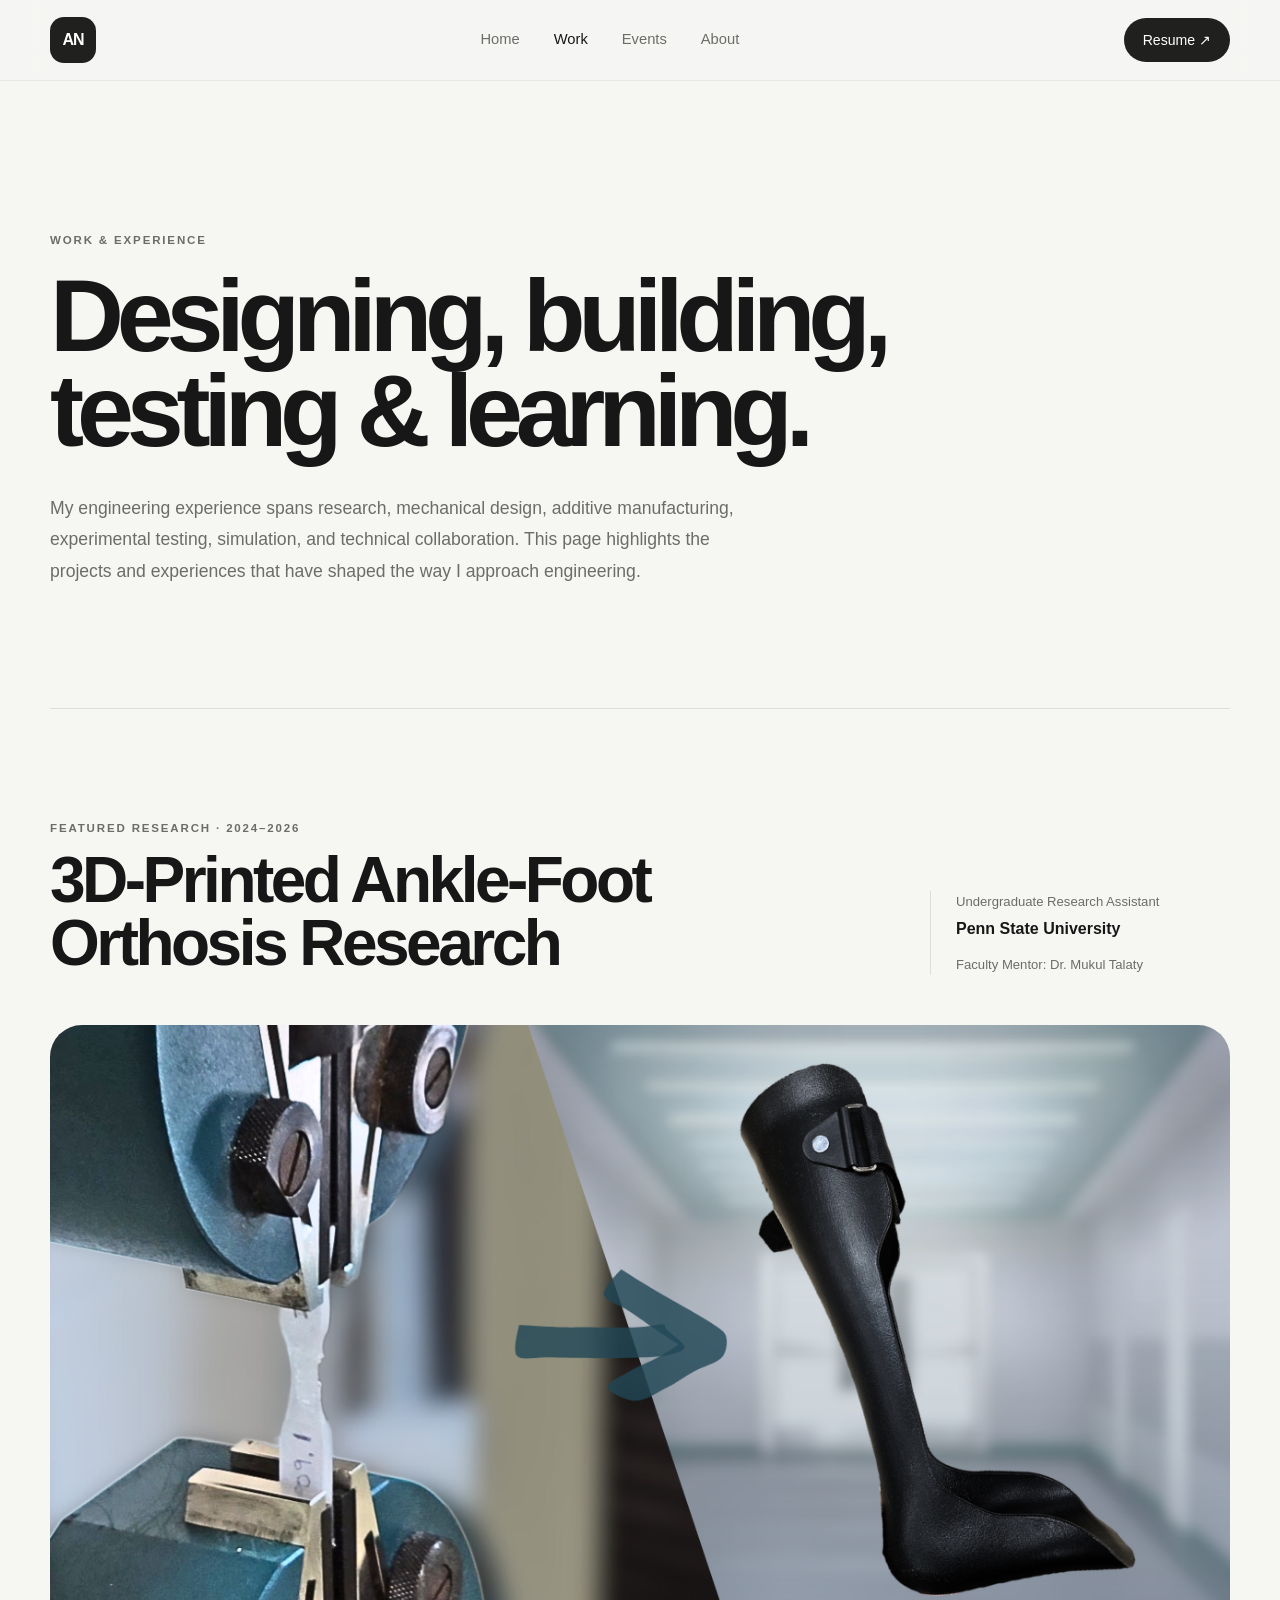
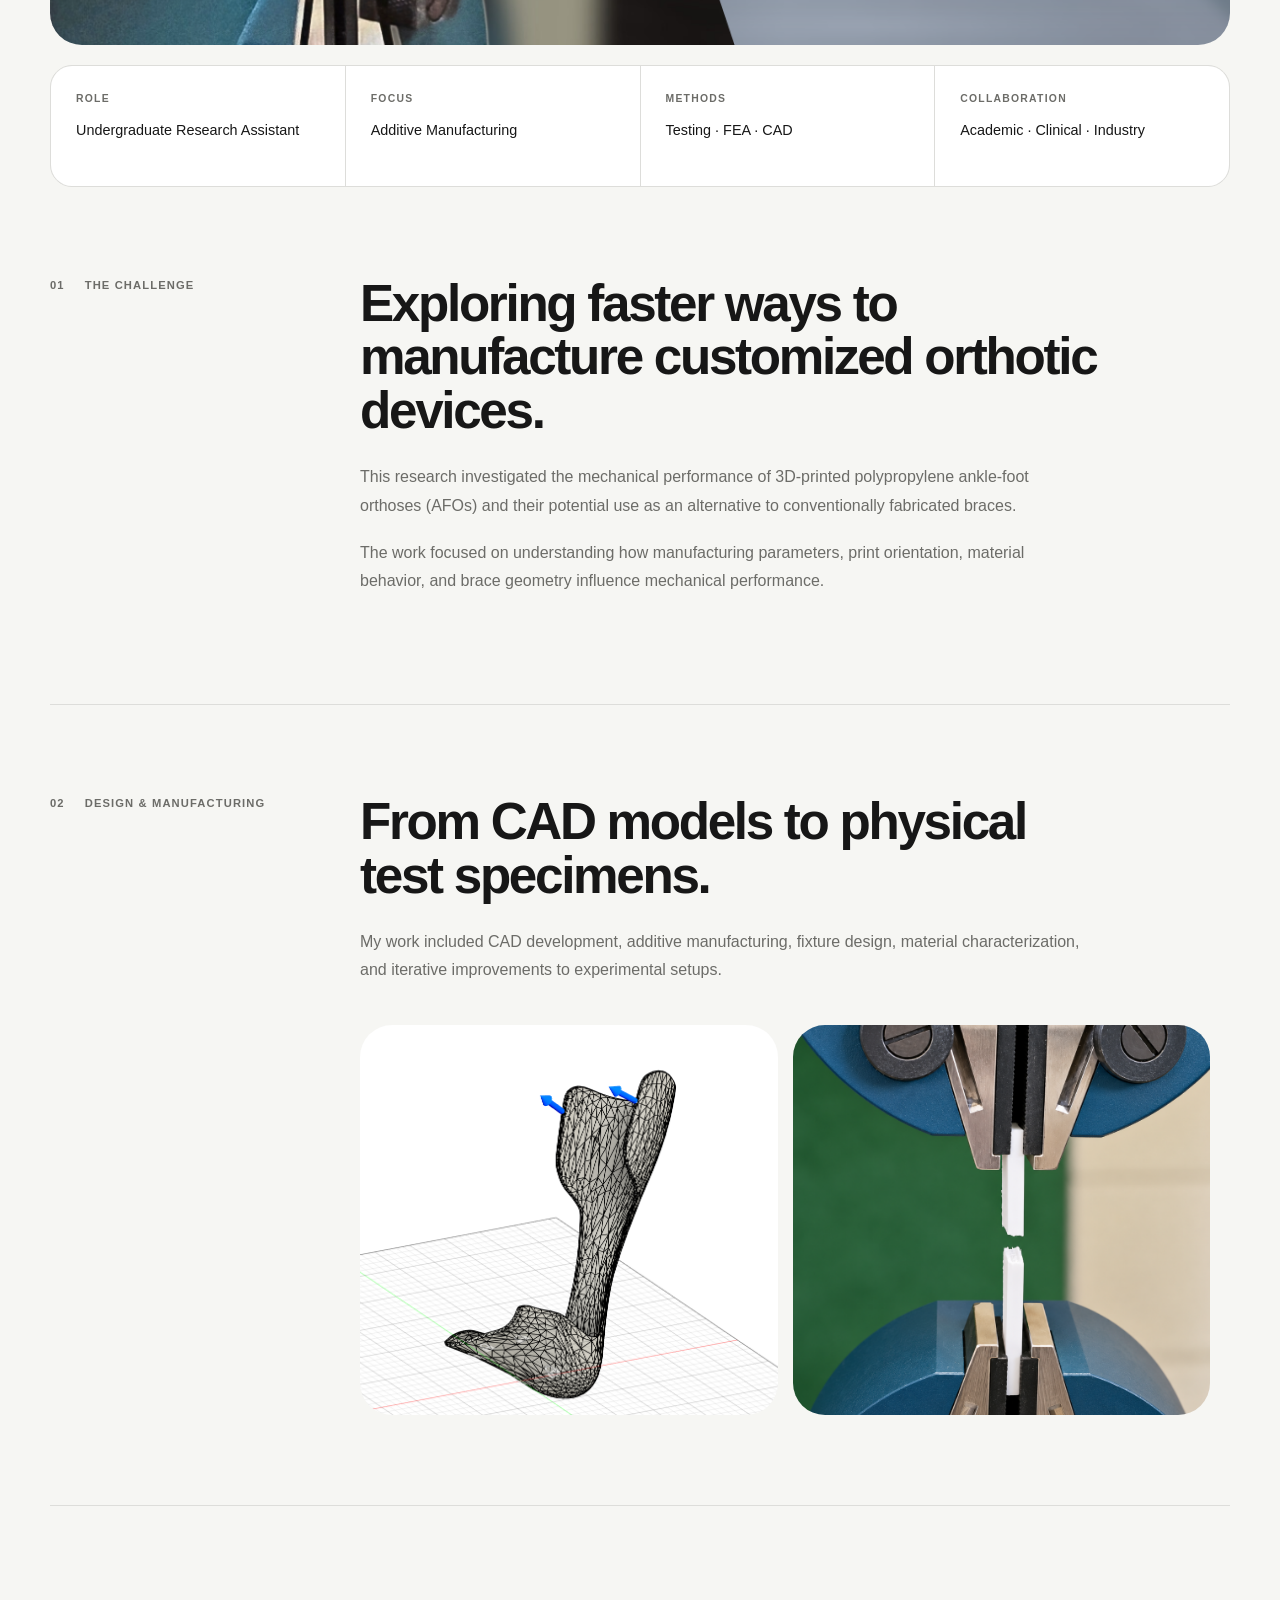
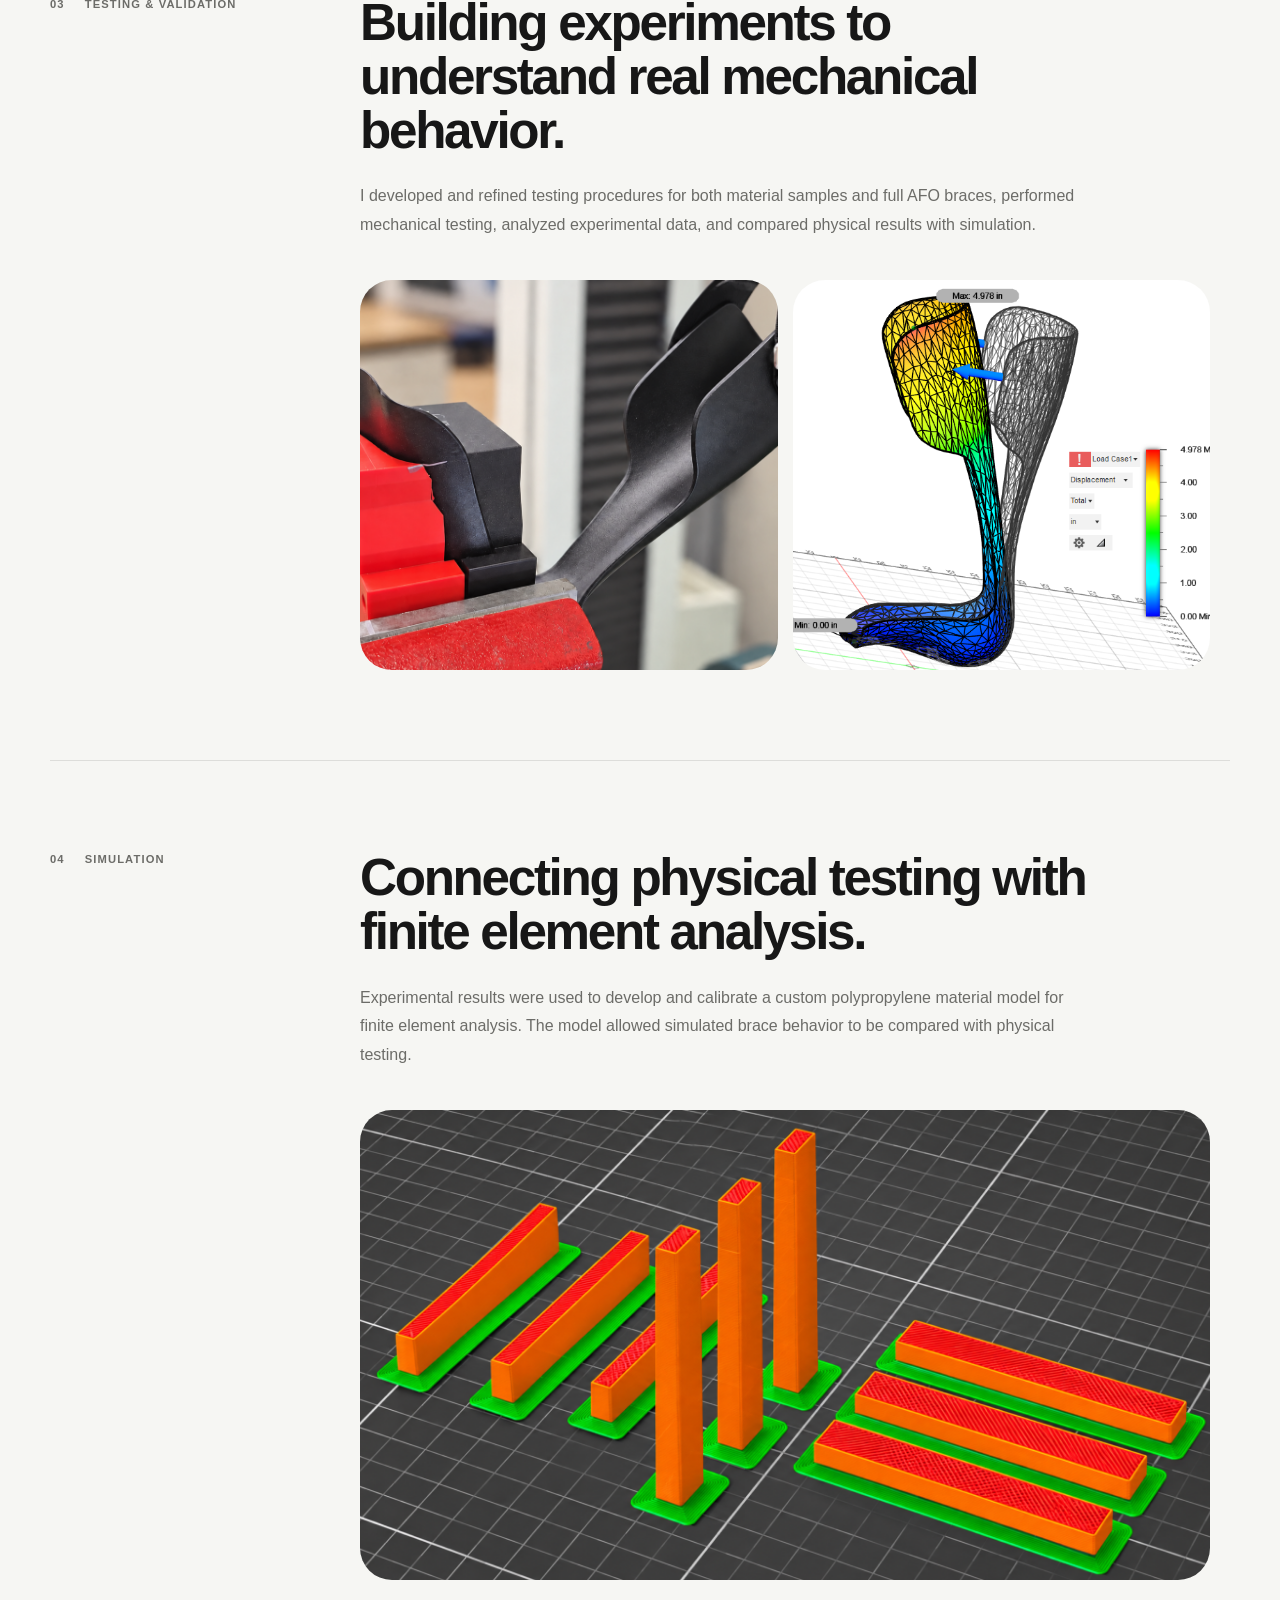
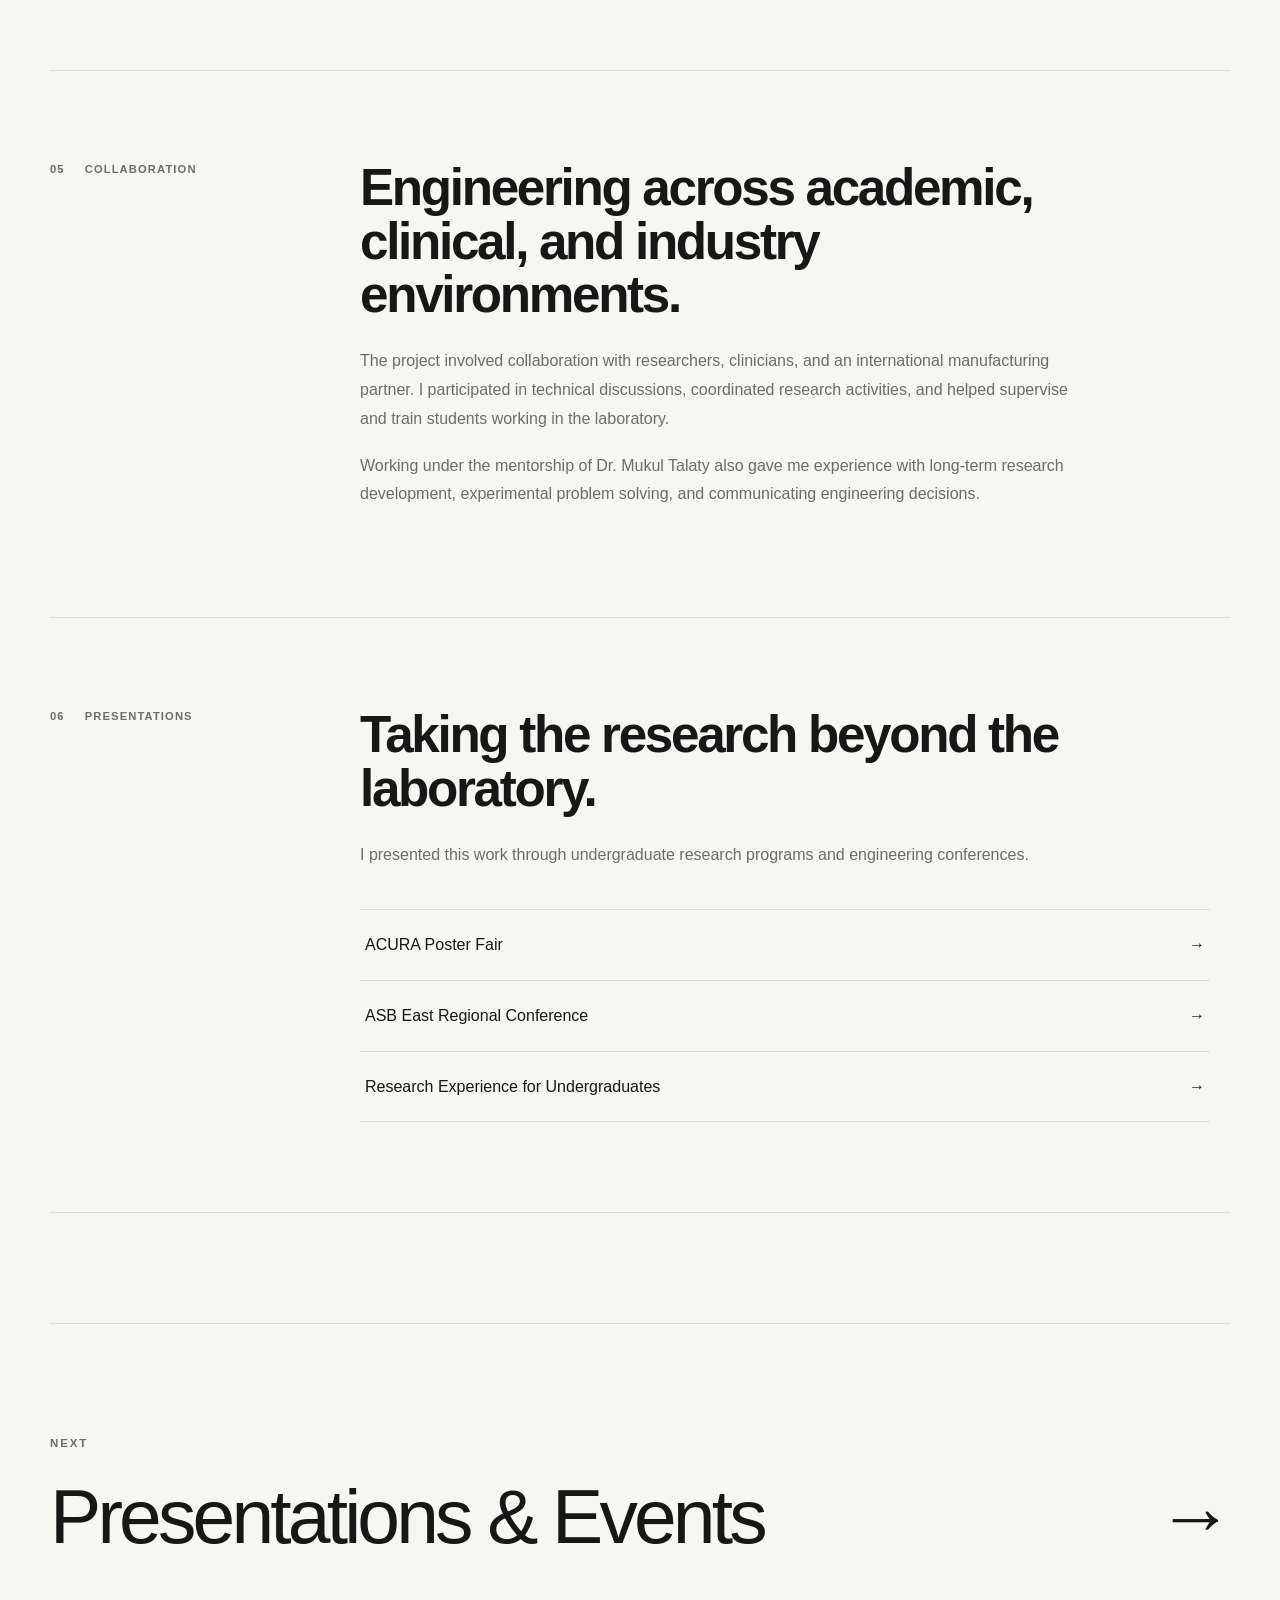
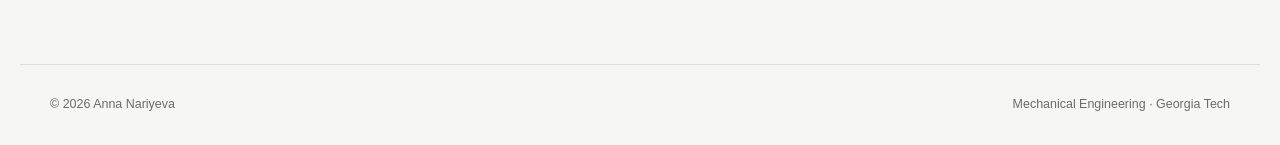
<file: work.html>
<!DOCTYPE html>
<html lang="en">

<head>
    <meta charset="UTF-8">
    <meta name="viewport" content="width=device-width, initial-scale=1.0">

    <title>Work | Anna Nariyeva</title>

    <meta
        name="description"
        content="Engineering research, design projects, and professional experience of Anna Nariyeva."
    >

    <link rel="stylesheet" href="style.css">
</head>

<body>

    <!-- NAVIGATION -->
    <header class="site-header">
        <nav class="navbar">

            <a href="index.html" class="logo">
                AN
            </a>

            <div class="nav-links">
                <a href="index.html">Home</a>
                <a href="work.html" class="active">Work</a>
                <a href="events.html">Events</a>
                <a href="about.html">About</a>
            </div>

            <a
                href="Anna_Nariyeva_resume2026_printed.pdf"
                class="nav-button"
                target="_blank"
                rel="noopener noreferrer"
            >
                Resume ↗
            </a>

        </nav>
    </header>


    <main>

        <!-- =========================
             PAGE INTRO
        ========================== -->

        <section class="page-hero">

            <p class="eyebrow">
                WORK & EXPERIENCE
            </p>

            <h1>
                Designing, building,<br>
                testing & learning.
            </h1>

            <p class="page-intro">
                My engineering experience spans research, mechanical design,
                additive manufacturing, experimental testing, simulation, and
                technical collaboration. This page highlights the projects and
                experiences that have shaped the way I approach engineering.
            </p>

        </section>


        <!-- =========================
             FEATURED RESEARCH
        ========================== -->

        <section class="case-study">

            <div class="case-study-header">

                <div>

                    <p class="eyebrow">
                        FEATURED RESEARCH · 2024–2026
                    </p>

                    <h2>
                        3D-Printed Ankle-Foot<br>
                        Orthosis Research
                    </h2>

                </div>


                <div class="case-study-summary">

                    <p>
                        Undergraduate Research Assistant
                    </p>

                    <strong>
                        Penn State University
                    </strong>

                    <p>
                        Faculty Mentor: Dr. Mukul Talaty
                    </p>

                </div>

            </div>


            <!-- IMAGE: thum8.png -->

            <div class="case-hero-image">

                <img
                    src="afo1.png"
                    alt="3D printed ankle-foot orthosis research"
                >

            </div>


            <!-- PROJECT METADATA -->

            <div class="project-details">

                <div>
                    <span>ROLE</span>
                    <p>Undergraduate Research Assistant</p>
                </div>

                <div>
                    <span>FOCUS</span>
                    <p>Additive Manufacturing</p>
                </div>

                <div>
                    <span>METHODS</span>
                    <p>Testing · FEA · CAD</p>
                </div>

                <div>
                    <span>COLLABORATION</span>
                    <p>Academic · Clinical · Industry</p>
                </div>

            </div>


            <!-- =========================
                 01 — CHALLENGE
            ========================== -->

            <div class="case-section">

                <div class="case-label">
                    <span>01</span>
                    <p>THE CHALLENGE</p>
                </div>


                <div class="case-content">

                    <h3>
                        Exploring faster ways to manufacture customized
                        orthotic devices.
                    </h3>

                    <p>
                        This research investigated the mechanical performance
                        of 3D-printed polypropylene ankle-foot orthoses (AFOs)
                        and their potential use as an alternative to
                        conventionally fabricated braces.
                    </p>

                    <p>
                        The work focused on understanding how manufacturing
                        parameters, print orientation, material behavior, and
                        brace geometry influence mechanical performance.
                    </p>

                </div>

            </div>


            <!-- =========================
                 02 — DESIGN & MANUFACTURING
            ========================== -->

            <div class="case-section">

                <div class="case-label">
                    <span>02</span>
                    <p>DESIGN & MANUFACTURING</p>
                </div>


                <div class="case-content">

                    <h3>
                        From CAD models to physical test specimens.
                    </h3>

                    <p>
                        My work included CAD development, additive manufacturing,
                        fixture design, material characterization, and iterative
                        improvements to experimental setups.
                    </p>


                    <div class="case-image-grid">


                        <!-- IMAGE: thum9.png -->

                        <div class="image-placeholder">

                            <img
                                src="thum9.png"
                                alt="CAD development for ankle-foot orthosis research"
                            >

                        </div>


                        <!-- IMAGE: thum10.png -->

                        <div class="image-placeholder">

                            <img
                                src="sam1.png"
                                alt="3D printing and additive manufacturing"
                            >

                        </div>


                    </div>

                </div>

            </div>


            <!-- =========================
                 03 — TESTING
            ========================== -->

            <div class="case-section">

                <div class="case-label">
                    <span>03</span>
                    <p>TESTING & VALIDATION</p>
                </div>


                <div class="case-content">

                    <h3>
                        Building experiments to understand real mechanical
                        behavior.
                    </h3>

                    <p>
                        I developed and refined testing procedures for both
                        material samples and full AFO braces, performed
                        mechanical testing, analyzed experimental data, and
                        compared physical results with simulation.
                    </p>


                    <div class="case-image-grid">


                        <!-- IMAGE: thum11.png -->

                        <div class="image-placeholder">

                            <img
                                src="afo2.png"
                                alt="Mechanical testing for ankle-foot orthosis research"
                            >

                        </div>


                        <!-- IMAGE: thum12.png -->

                        <div class="image-placeholder">

                            <img
                                src="thum12.png"
                                alt="Custom mechanical testing fixture"
                            >

                        </div>


                    </div>

                </div>

            </div>


            <!-- =========================
                 04 — FEA
            ========================== -->

            <div class="case-section">

                <div class="case-label">
                    <span>04</span>
                    <p>SIMULATION</p>
                </div>


                <div class="case-content">

                    <h3>
                        Connecting physical testing with finite element
                        analysis.
                    </h3>

                    <p>
                        Experimental results were used to develop and calibrate
                        a custom polypropylene material model for finite element
                        analysis. The model allowed simulated brace behavior to
                        be compared with physical testing.
                    </p>


                    <!-- IMAGE: thum13.png -->

                    <div class="wide-case-image">

                        <img
                            src="sam2.png"
                            alt="Finite element analysis result and experimental comparison"
                        >

                    </div>


                </div>

            </div>


            <!-- =========================
                 05 — COLLABORATION
            ========================== -->

            <div class="case-section">

                <div class="case-label">
                    <span>05</span>
                    <p>COLLABORATION</p>
                </div>


                <div class="case-content">

                    <h3>
                        Engineering across academic, clinical, and industry
                        environments.
                    </h3>

                    <p>
                        The project involved collaboration with researchers,
                        clinicians, and an international manufacturing partner.
                        I participated in technical discussions, coordinated
                        research activities, and helped supervise and train
                        students working in the laboratory.
                    </p>

                    <p>
                        Working under the mentorship of Dr. Mukul Talaty also
                        gave me experience with long-term research development,
                        experimental problem solving, and communicating
                        engineering decisions.
                    </p>

                </div>

            </div>


            <!-- =========================
                 06 — PRESENTATIONS
            ========================== -->

            <div class="case-section">

                <div class="case-label">
                    <span>06</span>
                    <p>PRESENTATIONS</p>
                </div>


                <div class="case-content">

                    <h3>
                        Taking the research beyond the laboratory.
                    </h3>

                    <p>
                        I presented this work through undergraduate research
                        programs and engineering conferences.
                    </p>


                    <div class="presentation-links">

                        <a
                            href="events.html"
                            class="presentation-link"
                        >
                            <span>ACURA Poster Fair</span>
                            <span>→</span>
                        </a>


                        <a
                            href="events.html"
                            class="presentation-link"
                        >
                            <span>ASB East Regional Conference</span>
                            <span>→</span>
                        </a>


                        <a
                            href="events.html"
                            class="presentation-link"
                        >
                            <span>Research Experience for Undergraduates</span>
                            <span>→</span>
                        </a>

                    </div>

                </div>

            </div>

        </section>


        <!-- =========================
             NEXT PAGE
        ========================== -->

        <section class="next-page">

            <p class="eyebrow">
                NEXT
            </p>

            <a href="events.html">

                <span>
                    Presentations & Events
                </span>

                <span>
                    →
                </span>

            </a>

        </section>

    </main>


    <!-- =========================
         FOOTER
    ========================== -->

    <footer>

        <p>
            © 2026 Anna Nariyeva
        </p>

        <p>
            Mechanical Engineering · Georgia Tech
        </p>

    </footer>


</body>
</html>
</file>
<file: style.css>
/* ========================================
   GLOBAL
======================================== */

:root {
    --background: #f6f6f3;
    --surface: #ffffff;
    --text: #171717;
    --muted: #6c6c68;
    --line: #ddddda;

    --accent: #b3a369;
    --dark: #20211f;

    --radius-small: 14px;
    --radius-medium: 22px;
    --radius-large: 32px;

    --page-width: 1240px;
}

* {
    margin: 0;
    padding: 0;
    box-sizing: border-box;
}

html {
    scroll-behavior: smooth;
}

body {
    background: var(--background);
    color: var(--text);

    font-family:
        Inter,
        -apple-system,
        BlinkMacSystemFont,
        "Segoe UI",
        sans-serif;

    line-height: 1.6;
}

a {
    color: inherit;
    text-decoration: none;
}

img {
    display: block;
    max-width: 100%;
}


/* ========================================
   NAVIGATION
======================================== */

.site-header {
    position: sticky;
    top: 0;
    z-index: 100;

    background: rgba(246, 246, 243, 0.9);

    backdrop-filter: blur(16px);
    -webkit-backdrop-filter: blur(16px);

    border-bottom: 1px solid rgba(0, 0, 0, 0.06);
}

.navbar {
    max-width: var(--page-width);
    margin: auto;

    min-height: 80px;

    display: flex;
    align-items: center;
    justify-content: space-between;

    padding: 0 30px;
}

.logo {
    width: 46px;
    height: 46px;

    display: flex;
    align-items: center;
    justify-content: center;

    background: var(--dark);
    color: white;

    border-radius: 14px;

    font-weight: 700;
    letter-spacing: -1px;
}

.nav-links {
    display: flex;
    gap: 34px;
}

.nav-links a {
    color: var(--muted);

    font-size: 0.92rem;

    transition: 0.2s ease;
}

.nav-links a:hover,
.nav-links .active {
    color: var(--text);
}

.nav-button {
    padding: 11px 19px;

    background: var(--dark);
    color: white;

    border-radius: 100px;

    font-size: 0.88rem;

    transition: transform 0.2s ease;
}

.nav-button:hover {
    transform: translateY(-2px);
}


/* ========================================
   GENERAL
======================================== */

main {
    max-width: var(--page-width);
    margin: auto;

    padding: 0 30px;
}

section {
    padding: 110px 0;
}

.eyebrow {
    color: var(--muted);

    font-size: 0.72rem;
    font-weight: 700;

    letter-spacing: 0.16em;
    text-transform: uppercase;
}

.section-heading {
    display: grid;

    grid-template-columns: 55px 1fr auto;

    gap: 25px;

    align-items: end;

    margin-bottom: 55px;
}

.section-number {
    color: var(--muted);

    font-size: 0.78rem;
}

.section-heading h2 {
    margin-top: 8px;

    font-size: clamp(2rem, 4vw, 3.4rem);

    line-height: 1.08;

    letter-spacing: -0.04em;
}

.section-link {
    padding-bottom: 7px;

    color: var(--muted);

    border-bottom: 1px solid var(--line);

    font-size: 0.9rem;
}

.section-link:hover {
    color: var(--text);
}


/* ========================================
   BUTTONS
======================================== */

.button {
    min-height: 50px;

    display: inline-flex;
    align-items: center;
    justify-content: center;

    padding: 0 24px;

    border-radius: 100px;

    font-size: 0.9rem;
    font-weight: 600;

    transition:
        transform 0.2s ease,
        background 0.2s ease;
}

.button:hover {
    transform: translateY(-2px);
}

.button-primary {
    background: var(--dark);
    color: white;
}

.button-secondary {
    background: white;

    border: 1px solid var(--line);
}


/* ========================================
   PLACEHOLDER STYLE
======================================== */

.image-placeholder {
    display: flex;
    align-items: center;
    justify-content: center;

    overflow: hidden;

    background:
        linear-gradient(
            135deg,
            #e5e5e0,
            #d7d7d1
        );

    border-radius: var(--radius-large);

    color: #8a8a84;

    font-size: 0.68rem;
    font-weight: 700;

    letter-spacing: 0.12em;
}


/* ========================================
   AUTOMATIC IMAGE BEHAVIOR
======================================== */

/*
   IMPORTANT:

   All image CONTAINERS have predetermined
   dimensions elsewhere in this file.

   Images NEVER control the size of the layout.

   Every uploaded image automatically fills
   its assigned container and is cropped when
   necessary.

   No manual image resizing is required.
*/

.hero-image img {
    width: 100%;
    height: 650px;

    display: block;

    object-fit: contain;
    object-position: center top;

    background: transparent;
}
.project-image img,
.event-image img,
.about-image img,
.case-hero-image img,
.case-image-grid .image-placeholder img,
.wide-case-image img,
.work-card-image img,
.event-large-image img,
.event-photo-grid .image-placeholder img,
.story-image-large img,
.story-small-images .image-placeholder img,
.story-engineering-image img,
.future-image img {

    width: 100%;
    height: 100%;

    display: block;

    object-fit: cover;
    object-position: center;
}


/* Portrait is anchored toward the top */

.hero-image img {
    object-position: center top;
}


/* ========================================
   HOMEPAGE HERO
======================================== */

.hero {
    min-height: calc(100vh - 80px);

    display: grid;

    grid-template-columns: 1.05fr 0.95fr;

    align-items: center;

    gap: 70px;
}

.hero h1 {
    margin: 20px 0 30px;

    font-size: clamp(4rem, 8vw, 7.6rem);

    line-height: 0.85;

    letter-spacing: -0.075em;

    font-weight: 650;
}

.hero-description {
    max-width: 590px;

    color: var(--muted);

    font-size: 1.12rem;

    line-height: 1.8;
}

.hero-credentials {
    display: flex;
    flex-wrap: wrap;
    align-items: center;

    gap: 8px;

    margin-top: 22px;

    color: var(--muted);

    font-size: 0.78rem;
}

.hero-credentials strong {
    color: var(--text);

    font-weight: 650;
}

.credential-dot {
    color: var(--accent);
}

.hero-buttons {
    display: flex;

    gap: 12px;

    margin-top: 38px;
}


/* ========================================
   HOMEPAGE HERO IMAGE
   PRESET SIZE
======================================== */

.hero-visual {
    position: relative;

    width: 100%;
}

.hero-image {
    position: relative;

    width: 100%;
    height: 570px;

    overflow: hidden;

    background: transparent;

    border-radius: 0;
}


/* ========================================
   ENGINEERING FOCUS
======================================== */

.focus-section {
    border-top: 1px solid var(--line);
}

.focus-grid {
    display: grid;

    grid-template-columns: repeat(4, 1fr);

    gap: 15px;
}

.focus-card {
    min-height: 280px;

    padding: 28px;

    display: flex;
    flex-direction: column;

    background: var(--surface);

    border: 1px solid var(--line);

    border-radius: var(--radius-medium);

    transition:
        transform 0.25s ease,
        box-shadow 0.25s ease;
}

.focus-card:hover {
    transform: translateY(-5px);

    box-shadow: 0 18px 40px rgba(0, 0, 0, 0.06);
}

.card-number {
    color: var(--muted);

    font-size: 0.72rem;
}

.focus-card h3 {
    margin-top: auto;
    margin-bottom: 12px;

    font-size: 1.5rem;
}

.focus-card p {
    color: var(--muted);

    font-size: 0.9rem;
}


/* ========================================
   HOMEPAGE PROJECTS
======================================== */

.work-section {
    border-top: 1px solid var(--line);
}

.project-card {
    display: grid;

    grid-template-columns: 1.15fr 0.85fr;

    gap: 65px;

    align-items: center;

    padding: 55px 0;

    border-top: 1px solid var(--line);
}

.project-reverse .project-image {
    order: 2;
}

.project-reverse .project-info {
    order: 1;
}


/*
   PRESET PROJECT IMAGE SIZE
*/

.project-image {
    width: 100%;
    height: 470px;

    overflow: hidden;

    background: #e5e5e0;

    border-radius: var(--radius-large);
}

.project-meta {
    display: flex;

    justify-content: space-between;

    color: var(--muted);

    font-size: 0.7rem;
    font-weight: 700;

    letter-spacing: 0.1em;
}

.project-info h3 {
    margin: 22px 0;

    font-size: clamp(2rem, 3vw, 3rem);

    line-height: 1.05;

    letter-spacing: -0.04em;
}

.project-info > p {
    color: var(--muted);

    line-height: 1.8;
}

.tags {
    display: flex;
    flex-wrap: wrap;

    gap: 8px;

    margin: 25px 0;
}

.tags span {
    padding: 7px 12px;

    background: #ecece8;

    border-radius: 100px;

    font-size: 0.73rem;
}

.project-link {
    display: inline-block;

    padding-bottom: 5px;

    border-bottom: 1px solid var(--text);

    font-size: 0.9rem;
}


/* ========================================
   EXPERIENCE
======================================== */

.experience-section {
    border-top: 1px solid var(--line);
}

.experience-row {
    display: grid;

    grid-template-columns: 180px 1fr 30px;

    align-items: center;

    gap: 25px;

    padding: 30px 5px;

    border-top: 1px solid var(--line);
}

.experience-year {
    color: var(--muted);

    font-size: 0.82rem;
}

.experience-row h3 {
    margin-bottom: 4px;

    font-size: 1.2rem;
}

.experience-row p {
    color: var(--muted);

    font-size: 0.9rem;
}

.experience-arrow {
    font-size: 1.2rem;
}


/* ========================================
   HOMEPAGE EVENTS
======================================== */

.events-section {
    border-top: 1px solid var(--line);
}

.events-grid {
    display: grid;

    grid-template-columns: repeat(3, 1fr);

    gap: 20px;
}

.event-card {
    padding: 12px 12px 25px;

    background: var(--surface);

    border: 1px solid var(--line);

    border-radius: var(--radius-medium);
}


/*
   PRESET HOMEPAGE EVENT IMAGE SIZE
*/

.event-image {
    width: 100%;
    height: 280px;

    overflow: hidden;

    background: #e5e5e0;

    border-radius: 16px;
}

.event-card > p,
.event-card > h3 {
    margin-left: 12px;
    margin-right: 12px;
}

.event-type {
    margin-top: 23px;
    margin-bottom: 9px;

    color: var(--muted);

    font-size: 0.68rem;
    font-weight: 700;

    letter-spacing: 0.1em;
}

.event-card h3 {
    margin-bottom: 10px;

    font-size: 1.3rem;
}

.event-card h3 + p {
    color: var(--muted);

    font-size: 0.88rem;
}


/* ========================================
   HOMEPAGE ABOUT PREVIEW
======================================== */

.about-preview {
    display: grid;

    grid-template-columns: 0.85fr 1.15fr;

    gap: 80px;

    align-items: center;

    border-top: 1px solid var(--line);
}

.about-text h2 {
    margin: 18px 0 25px;

    font-size: clamp(2.3rem, 4vw, 4rem);

    line-height: 1.05;

    letter-spacing: -0.05em;
}

.about-text > p:not(.eyebrow) {
    margin-bottom: 30px;

    color: var(--muted);

    line-height: 1.8;
}


/*
   PRESET ABOUT PREVIEW IMAGE SIZE
*/

.about-image {
    width: 100%;
    height: 520px;

    overflow: hidden;

    background: #e5e5e0;

    border-radius: var(--radius-large);
}


/* ========================================
   CONTACT
======================================== */

.contact-section {
    margin-bottom: 60px;

    padding: 100px;

    text-align: center;

    background: var(--dark);
    color: white;

    border-radius: var(--radius-large);
}

.contact-section .eyebrow {
    color: #aaa;
}

.contact-section h2 {
    max-width: 700px;

    margin: 15px auto 20px;

    font-size: clamp(2.5rem, 5vw, 4.8rem);

    line-height: 1;

    letter-spacing: -0.05em;
}

.contact-section > p:not(.eyebrow) {
    max-width: 600px;

    margin: auto;

    color: #bdbdb8;
}

.contact-buttons {
    display: flex;

    justify-content: center;

    gap: 10px;

    margin-top: 35px;
}

.contact-section .button-secondary {
    background: transparent;

    color: white;

    border-color: #555;
}


/* ========================================
   FOOTER
======================================== */

footer {
    max-width: var(--page-width);

    margin: auto;

    padding: 30px;

    display: flex;

    justify-content: space-between;

    color: var(--muted);

    border-top: 1px solid var(--line);

    font-size: 0.78rem;
}


/* ========================================
   INNER PAGE HERO
======================================== */

.page-hero {
    padding-top: 150px;
    padding-bottom: 120px;
}

.page-hero h1 {
    max-width: 1000px;

    margin: 20px 0 35px;

    font-size: clamp(4rem, 8vw, 7.5rem);

    line-height: 0.92;

    letter-spacing: -0.07em;

    font-weight: 650;
}

.page-intro {
    max-width: 720px;

    color: var(--muted);

    font-size: 1.1rem;

    line-height: 1.8;
}


/* ========================================
   WORK PAGE — CASE STUDY
======================================== */

.case-study {
    border-top: 1px solid var(--line);
}

.case-study-header {
    display: grid;

    grid-template-columns: 1fr 300px;

    gap: 60px;

    align-items: end;

    margin-bottom: 50px;
}

.case-study-header h2 {
    margin-top: 12px;

    font-size: clamp(2.8rem, 5vw, 5rem);

    line-height: 0.98;

    letter-spacing: -0.055em;
}

.case-study-summary {
    padding-left: 25px;

    border-left: 1px solid var(--line);
}

.case-study-summary p {
    color: var(--muted);

    font-size: 0.82rem;
}

.case-study-summary strong {
    display: block;

    margin: 4px 0 12px;

    font-size: 1rem;
}


/*
   PRESET CASE STUDY HERO IMAGE
*/

.case-hero-image {
    width: 100%;
    height: 620px;

    overflow: hidden;

    border-radius: var(--radius-large);
}


/* ========================================
   PROJECT DETAILS
======================================== */

.project-details {
    display: grid;

    grid-template-columns: repeat(4, 1fr);

    gap: 1px;

    margin-top: 20px;

    overflow: hidden;

    background: var(--line);

    border: 1px solid var(--line);

    border-radius: var(--radius-medium);
}

.project-details > div {
    min-height: 120px;

    padding: 25px;

    background: var(--surface);
}

.project-details span {
    display: block;

    margin-bottom: 12px;

    color: var(--muted);

    font-size: 0.65rem;
    font-weight: 700;

    letter-spacing: 0.12em;
}

.project-details p {
    font-size: 0.9rem;
}


/* ========================================
   CASE STUDY SECTIONS
======================================== */

.case-section {
    display: grid;

    grid-template-columns: 240px 1fr;

    gap: 70px;

    padding: 90px 0;

    border-bottom: 1px solid var(--line);
}

.case-label {
    display: flex;

    gap: 20px;

    align-items: flex-start;
}

.case-label span,
.case-label p {
    color: var(--muted);

    font-size: 0.7rem;
    font-weight: 700;

    letter-spacing: 0.1em;
}

.case-content {
    max-width: 850px;
}

.case-content h3 {
    max-width: 750px;

    margin-bottom: 25px;

    font-size: clamp(2rem, 4vw, 3.6rem);

    line-height: 1.05;

    letter-spacing: -0.045em;
}

.case-content > p {
    max-width: 720px;

    margin-bottom: 18px;

    color: var(--muted);

    font-size: 1rem;

    line-height: 1.8;
}


/*
   PRESET TWO-IMAGE CASE STUDY GRID
*/

.case-image-grid {
    display: grid;

    grid-template-columns: 1fr 1fr;

    gap: 15px;

    margin-top: 40px;
}

.case-image-grid .image-placeholder {
    width: 100%;
    height: 390px;

    overflow: hidden;

    border-radius: var(--radius-large);
}


/*
   PRESET WIDE CASE STUDY IMAGE
*/

.wide-case-image {
    width: 100%;
    height: 470px;

    margin-top: 40px;

    overflow: hidden;

    border-radius: var(--radius-large);
}


/* ========================================
   PRESENTATION LINKS
======================================== */

.presentation-links {
    margin-top: 40px;

    border-top: 1px solid var(--line);
}

.presentation-link {
    display: flex;

    justify-content: space-between;
    align-items: center;

    padding: 22px 5px;

    border-bottom: 1px solid var(--line);

    transition: padding 0.2s ease;
}

.presentation-link:hover {
    padding-left: 15px;
}


/* ========================================
   OTHER WORK
======================================== */

.other-work {
    border-top: 1px solid var(--line);
}

.work-grid {
    display: grid;

    grid-template-columns: 1fr 1fr;

    gap: 20px;
}

.work-card {
    overflow: hidden;

    background: var(--surface);

    border: 1px solid var(--line);

    border-radius: var(--radius-medium);
}


/*
   PRESET OTHER-WORK IMAGE
*/

.work-card-image {
    width: 100%;
    height: 390px;

    overflow: hidden;

    border-radius: 0;
}

.work-card-content {
    padding: 30px;
}

.work-card-content h3 {
    margin: 12px 0;

    font-size: 1.7rem;

    letter-spacing: -0.03em;
}

.work-card-content > p:not(.eyebrow) {
    color: var(--muted);

    line-height: 1.7;
}


/* ========================================
   NEXT PAGE
======================================== */

.next-page {
    border-top: 1px solid var(--line);
}

.next-page > a {
    display: flex;

    justify-content: space-between;
    align-items: center;

    margin-top: 25px;

    font-size: clamp(2.5rem, 6vw, 5.5rem);

    line-height: 1;

    letter-spacing: -0.05em;

    transition: opacity 0.2s ease;
}

.next-page > a:hover {
    opacity: 0.55;
}


/* ========================================
   EVENTS PAGE
======================================== */

.event-feature {
    border-top: 1px solid var(--line);
}

.event-feature-heading {
    display: grid;

    grid-template-columns: 70px 1fr;

    gap: 30px;

    margin-bottom: 55px;
}

.event-number {
    padding-top: 7px;

    color: var(--muted);

    font-size: 0.78rem;
}

.event-feature-heading h2 {
    max-width: 900px;

    margin-top: 10px;

    font-size: clamp(2.7rem, 5vw, 5rem);

    line-height: 1;

    letter-spacing: -0.055em;
}


/* ========================================
   EVENT INTRO
======================================== */

.event-hero-grid {
    display: grid;

    grid-template-columns: 1.3fr 0.7fr;

    gap: 55px;

    align-items: center;
}


/*
   PRESET LARGE EVENT IMAGE
*/

.event-large-image {
    width: 100%;
    height: 540px;

    overflow: hidden;

    border-radius: var(--radius-large);
}

.event-overview {
    max-width: 450px;
}

.event-label {
    margin-top: 30px;
    margin-bottom: 10px;

    color: var(--muted);

    font-size: 0.67rem;
    font-weight: 700;

    letter-spacing: 0.13em;
}

.event-overview .event-label:first-child {
    margin-top: 0;
}

.event-overview > p:not(.event-label) {
    color: var(--muted);

    line-height: 1.8;
}

.event-buttons {
    display: flex;
    flex-wrap: wrap;

    gap: 10px;

    margin-top: 35px;
}


/* ========================================
   EVENT MEDIA
======================================== */

.event-media {
    display: grid;

    grid-template-columns: 1fr 1fr;

    gap: 30px;

    margin-top: 70px;

    align-items: start;
}


/*
   POSTER SIZE
   5:4 to match 40 × 32 poster format
*/

.poster-placeholder {
    width: 100%;

    aspect-ratio: 5 / 4;

    overflow: hidden;

    border-radius: var(--radius-medium);
}

.poster-link {
    display: block;

    width: 100%;

    overflow: hidden;

    border-radius: var(--radius-medium);

    cursor: zoom-in;
}

.poster-link img {
    display: block;

    width: 100%;

    aspect-ratio: 5 / 4;

    object-fit: cover;
    object-position: center;

    border-radius: var(--radius-medium);

    transition: transform 0.25s ease;
}

.poster-link:hover img {
    transform: scale(1.015);
}

.event-photo-grid {
    display: grid;

    grid-template-columns: 1fr 1fr;

    gap: 15px;
}


/*
   PRESET EVENT PHOTO SIZE
*/

.event-photo-grid .image-placeholder {
    width: 100%;
    height: 520px;

    overflow: hidden;

    border-radius: var(--radius-medium);
}


/* ========================================
   VIDEO
======================================== */

.video-placeholder {
    height: 520px;

    display: flex;
    flex-direction: column;

    align-items: center;
    justify-content: center;

    text-align: center;

    background: var(--dark);
    color: white;

    border-radius: var(--radius-medium);
}

.video-play {
    width: 70px;
    height: 70px;

    margin-bottom: 25px;

    display: flex;
    align-items: center;
    justify-content: center;

    padding-left: 4px;

    background: white;
    color: var(--dark);

    border-radius: 50%;

    font-size: 1.2rem;
}

.video-placeholder p {
    margin-bottom: 7px;

    font-size: 1.15rem;
    font-weight: 600;
}

.video-placeholder span {
    color: #aaa;

    font-size: 0.8rem;
}

.video-embed {
    position: relative;

    width: 100%;

    aspect-ratio: 16 / 9;

    overflow: hidden;

    background: var(--dark);

    border-radius: var(--radius-medium);
}

.video-embed iframe {
    position: absolute;

    inset: 0;

    width: 100%;
    height: 100%;

    display: block;

    border: 0;
}


/* ========================================
   PRESENTATION GROWTH
======================================== */

.presentation-growth {
    border-top: 1px solid var(--line);
}

.growth-grid {
    display: grid;

    grid-template-columns: repeat(3, 1fr);

    gap: 15px;
}

.growth-card {
    min-height: 310px;

    padding: 30px;

    display: flex;
    flex-direction: column;

    background: var(--surface);

    border: 1px solid var(--line);

    border-radius: var(--radius-medium);
}

.growth-card > span {
    color: var(--muted);

    font-size: 0.7rem;
}

.growth-card h3 {
    margin-top: auto;
    margin-bottom: 12px;

    font-size: 1.4rem;
}

.growth-card p {
    color: var(--muted);

    font-size: 0.9rem;

    line-height: 1.7;
}


/* ========================================
   ABOUT PAGE HERO
======================================== */

.about-hero {
    min-height: calc(100vh - 80px);

    display: grid;

    grid-template-columns: 0.95fr 1.05fr;

    gap: 55px;

    align-items: center;
}

.about-hero h1 {
    max-width: 780px;

    margin: 20px 0 30px;

    font-size: clamp(3.8rem, 7vw, 6.8rem);

    line-height: 0.93;

    letter-spacing: -0.065em;

    font-weight: 650;
}

.about-lead {
    max-width: 650px;

    color: var(--muted);

    font-size: 1.1rem;

    line-height: 1.8;
}


/*
   PRESET ABOUT HERO IMAGE
*/

.about-hero-image {
    width: 100%;
    height: 670px;

    overflow: hidden;

    border-radius: var(--radius-large);
}

.about-hero-image img {
    width: 100%;
    height: 100%;

    object-fit: cover;
    object-position: center;

    transform: scale(1.06);
}
/* ========================================
   STORY INTRO
======================================== */

.story-intro {
    display: grid;

    grid-template-columns: 0.4fr 1.6fr;

    gap: 70px;

    border-top: 1px solid var(--line);
}

.story-intro-content {
    max-width: 850px;
}

.story-intro-content h2 {
    max-width: 800px;

    margin-bottom: 35px;

    font-size: clamp(2.7rem, 5vw, 5rem);

    line-height: 1;

    letter-spacing: -0.055em;
}

.story-intro-content p {
    max-width: 700px;

    margin-bottom: 20px;

    color: var(--muted);

    font-size: 1.05rem;

    line-height: 1.85;
}


/* ========================================
   JOURNEY
======================================== */

.journey-section {
    border-top: 1px solid var(--line);
}

.journey-line {
    display: grid;

    grid-template-columns: repeat(4, 1fr);

    border-top: 1px solid var(--line);
}

.journey-stop {
    position: relative;

    min-height: 220px;

    padding: 25px 20px;

    border-right: 1px solid var(--line);
}

.journey-stop:first-child {
    border-left: 1px solid var(--line);
}

.journey-stop::before {
    content: "";

    position: absolute;

    top: -6px;
    left: 20px;

    width: 11px;
    height: 11px;

    background: var(--dark);

    border-radius: 50%;
}

.journey-stop > span {
    display: block;

    color: var(--muted);

    font-size: 0.65rem;
}

.journey-stop strong {
    display: block;

    margin-top: 65px;
    margin-bottom: 8px;

    font-size: 1.05rem;
}

.journey-stop p {
    color: var(--muted);

    font-size: 0.78rem;

    line-height: 1.5;
}


/* ========================================
   PERSONAL STORIES
======================================== */

.personal-story {
    border-top: 1px solid var(--line);
}

.personal-story-heading {
    display: grid;

    grid-template-columns: 70px 1fr;

    gap: 30px;

    margin-bottom: 60px;
}

.story-number {
    padding-top: 7px;

    color: var(--muted);

    font-size: 0.75rem;
}

.personal-story-heading h2 {
    max-width: 850px;

    margin-top: 10px;

    font-size: clamp(2.7rem, 5vw, 5rem);

    line-height: 1;

    letter-spacing: -0.055em;
}

.personal-story-grid {
    display: grid;

    grid-template-columns: 0.8fr 1.2fr;

    gap: 70px;

    align-items: start;
}

.story-copy > p {
    margin-bottom: 20px;

    color: var(--muted);

    line-height: 1.85;
}

.story-takeaway {
    margin-top: 40px;

    padding-top: 25px;

    border-top: 1px solid var(--line);
}

.story-takeaway span {
    color: var(--muted);

    font-size: 0.65rem;
    font-weight: 700;

    letter-spacing: 0.12em;
}

.story-takeaway p {
    margin-top: 10px;

    font-size: 0.9rem;

    line-height: 1.6;
}


/*
   PRESET STORY MAIN IMAGE
*/

.story-image-large {
    width: 100%;
    height: 500px;

    overflow: hidden;

    border-radius: var(--radius-large);
}

.story-small-images {
    display: grid;

    grid-template-columns: 1fr 1fr;

    gap: 15px;

    margin-top: 15px;
}


/*
   PRESET STORY SMALL IMAGES
*/

.story-small-images .image-placeholder {
    width: 100%;
    height: 240px;

    overflow: hidden;

    border-radius: var(--radius-medium);
}


/* ========================================
   ENGINEERING STORY
======================================== */

.engineering-story {
    grid-template-columns: 0.85fr 1.15fr;

    align-items: center;
}

.story-copy .button {
    margin-top: 15px;
}


/*
   PRESET ENGINEERING STORY IMAGE
*/

.story-engineering-image {
    width: 100%;
    height: 590px;

    overflow: hidden;

    border-radius: var(--radius-large);
}


/* ========================================
   PERSPECTIVE
======================================== */

.perspective-section {
    border-top: 1px solid var(--line);
}

.perspective-grid {
    display: grid;

    grid-template-columns: 0.8fr 1.2fr;

    gap: 100px;
}

.perspective-main {
    font-size: 1.15rem;
}

.perspective-main p {
    margin-bottom: 22px;

    color: var(--muted);

    line-height: 1.8;
}

.perspective-points > div {
    display: grid;

    grid-template-columns: 50px 180px 1fr;

    gap: 20px;

    padding: 25px 0;

    border-top: 1px solid var(--line);
}

.perspective-points span {
    color: var(--muted);

    font-size: 0.7rem;
}

.perspective-points h3 {
    font-size: 1.1rem;
}

.perspective-points p {
    color: var(--muted);

    font-size: 0.9rem;

    line-height: 1.6;
}


/* ========================================
   FUTURE
======================================== */

.future-section {
    display: grid;

    grid-template-columns: 0.9fr 1.1fr;

    gap: 80px;

    align-items: center;

    border-top: 1px solid var(--line);
}

.future-content h2 {
    margin: 15px 0 30px;

    font-size: clamp(2.8rem, 5vw, 5rem);

    line-height: 1;

    letter-spacing: -0.055em;
}

.future-content > p {
    margin-bottom: 18px;

    color: var(--muted);

    line-height: 1.8;
}

.future-buttons {
    display: flex;

    gap: 10px;

    margin-top: 35px;
}


/*
   PRESET FUTURE IMAGE
*/

.future-image {
    width: 100%;
    height: 620px;

    overflow: hidden;

    border-radius: var(--radius-large);
}


/* ========================================
   RESPONSIVE — TABLET
======================================== */

@media (max-width: 900px) {

    .nav-links {
        display: none;
    }

    .hero {
        grid-template-columns: 1fr;

        padding-top: 80px;
    }

    .hero-image {
        height: 500px;
    }

    .focus-grid {
        grid-template-columns: repeat(2, 1fr);
    }

    .project-card {
        grid-template-columns: 1fr;

        gap: 35px;
    }

    .project-reverse .project-image,
    .project-reverse .project-info {
        order: initial;
    }

    .events-grid {
        grid-template-columns: 1fr;
    }

    .about-preview {
        grid-template-columns: 1fr;
    }

    .case-study-header {
        grid-template-columns: 1fr;
    }

    .case-study-summary {
        padding-left: 0;

        border-left: none;
    }

    .project-details {
        grid-template-columns: 1fr 1fr;
    }

    .case-section {
        grid-template-columns: 1fr;

        gap: 30px;
    }

    .work-grid {
        grid-template-columns: 1fr;
    }

    .event-hero-grid {
        grid-template-columns: 1fr;
    }

    .event-overview {
        max-width: 700px;
    }

    .event-media {
        grid-template-columns: 1fr;
    }

    .growth-grid {
        grid-template-columns: 1fr;
    }

    .about-hero {
        grid-template-columns: 1fr;

        padding-top: 90px;
    }

    .story-intro {
        grid-template-columns: 1fr;
    }

    .journey-line {
        grid-template-columns: repeat(2, 1fr);
    }

    .personal-story-grid,
    .engineering-story {
        grid-template-columns: 1fr;
    }

    .perspective-grid {
        grid-template-columns: 1fr;

        gap: 40px;
    }

    .future-section {
        grid-template-columns: 1fr;
    }

}


/* ========================================
   RESPONSIVE — MOBILE
======================================== */

@media (max-width: 600px) {

    main {
        padding: 0 20px;
    }

    section {
        padding: 75px 0;
    }

    .navbar {
        padding: 0 20px;
    }

    .nav-button {
        display: none;
    }

    .hero h1 {
        font-size: 4.2rem;
    }


    /*
       MOBILE HERO IMAGE SIZE
    */

    .hero-image {
        height: 420px;
    }


    .focus-grid {
        grid-template-columns: 1fr;
    }

    .section-heading {
        grid-template-columns: 35px 1fr;
    }

    .section-link {
        display: none;
    }


    /*
       MOBILE PROJECT IMAGE SIZE
    */

      .project-image {
          width: 100%;
          height: auto;
          aspect-ratio: 1.15 / 1;
      }
   .project-image img {
    width: 100%;
    height: 100%;
    object-fit: cover;
    object-position: center;
   }

    .experience-row {
        grid-template-columns: 1fr;
    }

    .experience-arrow {
        display: none;
    }

    .contact-section {
        padding: 70px 25px;
    }

    .contact-buttons,
    .hero-buttons {
        flex-direction: column;
    }

    footer {
        flex-direction: column;

        gap: 8px;
    }

    .page-hero {
        padding-top: 100px;
    }

    .page-hero h1 {
        font-size: 3.7rem;
    }


    /*
       MOBILE CASE STUDY IMAGE SIZE
    */

    .case-hero-image {
       height: auto;
       aspect-ratio: 1240 / 620;
   }

   .case-hero-image img {
    width: 100%;
    height: 100%;
    object-fit: cover;
   }

    .project-details {
        grid-template-columns: 1fr;
    }

    .case-image-grid {
        grid-template-columns: 1fr;
    }

    .case-image-grid .image-placeholder {
        height: 300px;
    }

    .wide-case-image {
        height: 320px;
    }

    .event-feature-heading {
        grid-template-columns: 35px 1fr;

        gap: 15px;
    }


    /*
       MOBILE EVENT IMAGE SIZE
    */

    .event-large-image {
        height: 360px;
    }

    .event-photo-grid {
        grid-template-columns: 1fr;
    }

    .event-photo-grid .image-placeholder {
        height: 350px;
    }

    .about-hero h1 {
        font-size: 3.7rem;
    }


    /*
       MOBILE ABOUT HERO IMAGE
    */
   .about-image {
        width: 100%;
        height: auto;
        aspect-ratio: 1.30 / 1;
    }

    .about-image img {
        width: 100%;
        height: 100%;
        object-fit: cover;
        object-position: center;
    }


    .about-hero-image {
        height: 450px;
    }

   .about-hero-image img {
        transform: scale(0.9);
    }

    .journey-line {
        grid-template-columns: 1fr 1fr;
    }

    .personal-story-heading {
        grid-template-columns: 35px 1fr;

        gap: 15px;
    }


    /*
       MOBILE STORY IMAGES
    */

    .story-image-large,
    .story-engineering-image,
    .future-image {
        height: 380px;
    }

    .story-small-images {
        grid-template-columns: 1fr;
    }

    .perspective-points > div {
        grid-template-columns: 35px 1fr;
    }

    .perspective-points p {
        grid-column: 2;
    }

    .future-buttons {
        flex-direction: column;
    }

}
</file>
